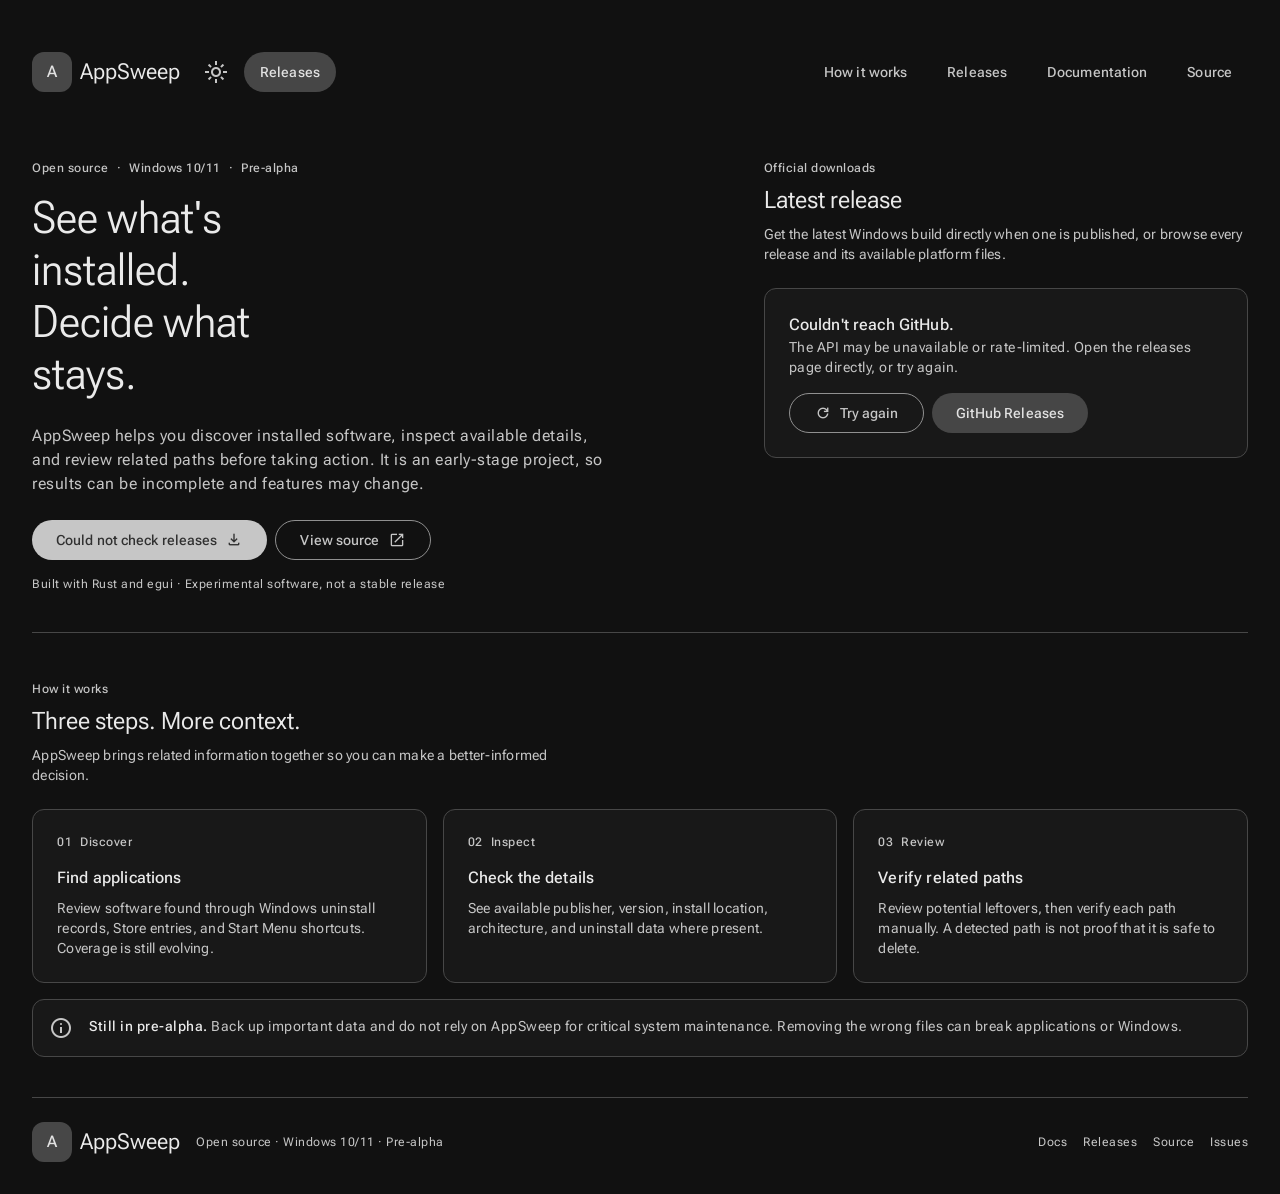
<file: index.html>
<!doctype html>
<html lang="en"><head>
  <meta charset="utf-8"><meta name="viewport" content="width=device-width, initial-scale=1">
  <meta name="color-scheme" content="light dark"><meta name="theme-color" content="#111111">
  <meta name="description" content="AppSweep is a pre-alpha open-source Windows app manager. Discover installed software, inspect details, and review related paths carefully.">
  <title>AppSweep — See what's installed</title>
  <script>let theme;try{theme=localStorage.getItem('theme')}catch{}document.documentElement.dataset.theme=theme==='light'||theme==='dark'?theme:'dark';</script>
  <link rel="preconnect" href="https://fonts.googleapis.com">
  <link rel="preconnect" href="https://fonts.gstatic.com" crossorigin>
  <link rel="stylesheet" href="https://fonts.googleapis.com/css2?family=Material+Symbols+Outlined:opsz,wght,FILL,GRAD@20..48,400,0,0&amp;family=Roboto+Flex:wght@400;500;700&amp;display=swap">
  <link rel="stylesheet" href="tokens.css?v=20261030-scroll1"><link rel="stylesheet" href="styles.css?v=20261030-scroll1">
  <script src="app.js?v=20261030-scroll1" defer></script>
</head><body>
  <a class="btn skip-link" href="#main">Skip to content</a>
  <header class="app-bar" id="app-bar"><div class="app-bar__inner">
    <a class="brand" href="index.html" aria-label="AppSweep home"><span class="brand__mark" aria-hidden="true"></span><span>AppSweep</span></a>
    <div class="app-bar__actions"><button class="btn btn--icon btn--quiet" id="theme-toggle" type="button" aria-label="Switch to light theme" hidden><span class="icon" id="theme-icon" aria-hidden="true">light_mode</span></button><button class="btn btn--icon btn--quiet app-bar__menu-toggle" id="menu-toggle" type="button" aria-controls="app-navigation" aria-expanded="false" aria-label="Open navigation"><span class="icon" id="menu-icon" aria-hidden="true">menu</span></button><a class="btn btn--tonal btn--small" href="releases.html">Releases</a></div><nav id="app-navigation" class="app-bar__nav" aria-label="Main navigation"><a href="#workflow">How it works</a><a href="releases.html">Releases</a><a href="docs.html">Documentation</a><a href="https://github.com/PanDuroDev/appsweep" target="_blank" rel="noreferrer">Source</a></nav>
  </div></header>
  <main class="page home-page" id="main" tabindex="-1">
    <section class="hero" aria-labelledby="hero-title">
      <p class="eyebrow">Open source <span aria-hidden="true">·</span> Windows 10/11 <span aria-hidden="true">·</span> Pre-alpha</p>
      <h1 id="hero-title">See what's installed.<br><span>Decide what stays.</span></h1>
      <p class="hero__lead">AppSweep helps you discover installed software, inspect available details, and review related paths before taking action. It is an early-stage project, so results can be incomplete and features may change.</p>
      <div class="actions"><a class="btn" id="download-latest" href="releases.html"><span id="download-latest-label">Checking latest release…</span> <span class="icon" aria-hidden="true">download</span></a><a class="btn btn--outlined" href="https://github.com/PanDuroDev/appsweep" target="_blank" rel="noreferrer">View source <span class="icon" aria-hidden="true">open_in_new</span></a></div>
      <p class="hero__meta">Built with Rust and egui <span aria-hidden="true">·</span> Experimental software, not a stable release</p>
    </section>
    <section class="section" id="workflow" aria-labelledby="workflow-title">
      <div class="section-heading"><p class="eyebrow">How it works</p><h2 id="workflow-title">Three steps. More context.</h2><p class="section-copy">AppSweep brings related information together so you can make a better-informed decision.</p></div>
      <div class="feature-grid">
        <article class="project-card"><p class="project-card__number">01 <span>Discover</span></p><h3>Find applications</h3><p>Review software found through Windows uninstall records, Store entries, and Start Menu shortcuts. Coverage is still evolving.</p></article>
        <article class="project-card"><p class="project-card__number">02 <span>Inspect</span></p><h3>Check the details</h3><p>See available publisher, version, install location, architecture, and uninstall data where present.</p></article>
        <article class="project-card"><p class="project-card__number">03 <span>Review</span></p><h3>Verify related paths</h3><p>Review potential leftovers, then verify each path manually. A detected path is not proof that it is safe to delete.</p></article>
      </div>
      <aside class="notice" aria-label="Safety warning"><span class="icon" aria-hidden="true">info</span><p><strong>Still in pre-alpha.</strong> Back up important data and do not rely on AppSweep for critical system maintenance. Removing the wrong files can break applications or Windows.</p></aside>
    </section>
    <section class="section release-section" id="download" aria-labelledby="build-title">
      <div class="section-heading"><p class="eyebrow">Official downloads</p><h2 id="build-title">Latest release</h2><p class="section-copy">Get the latest Windows build directly when one is published, or browse every release and its available platform files.</p></div>
      <div class="release" id="release-panel" data-state="idle" aria-busy="false">
        <div class="release__loading" hidden><div class="loading-indicator" id="loading-indicator" role="progressbar" aria-label="Checking GitHub for a published build"></div><div><p>Checking GitHub Releases…</p><small>This usually takes a moment.</small></div></div>
        <div class="release__ready" role="status" aria-live="polite"><h3 class="release__title" id="release-title">Check GitHub Releases</h3><p class="release__meta" id="release-meta">AppSweep is pre-alpha. Check the official releases page for a ready-to-run build.</p><div class="actions"><a class="btn btn--tonal" id="release-assets" href="releases.html" hidden>Available files</a><a class="btn btn--outlined" id="release-github" href="https://github.com/PanDuroDev/appsweep/releases" target="_blank" rel="noreferrer" hidden>GitHub release <span class="icon" aria-hidden="true">open_in_new</span></a><a class="btn btn--outlined" href="releases.html">All versions <span class="icon" aria-hidden="true">arrow_forward</span></a></div></div>
        <div class="release__error" role="status" aria-live="polite" hidden><h3 class="release__title">Couldn't reach GitHub.</h3><p class="release__meta">The API may be unavailable or rate-limited. Open the releases page directly, or try again.</p><div class="actions"><button class="btn btn--outlined" id="release-retry" type="button"><span class="icon" aria-hidden="true">refresh</span>Try again</button><a class="btn btn--tonal" href="https://github.com/PanDuroDev/appsweep/releases" target="_blank" rel="noreferrer">GitHub Releases</a></div></div>
      </div>
    </section>
    <footer class="footer"><a class="brand footer__brand" href="index.html"><span class="brand__mark" aria-hidden="true"></span><span>AppSweep</span></a><span class="footer__note">Open source · Windows 10/11 · Pre-alpha</span><nav aria-label="Footer links"><a href="docs.html">Docs</a><a href="releases.html">Releases</a><a href="https://github.com/PanDuroDev/appsweep" target="_blank" rel="noreferrer">Source</a><a href="https://github.com/PanDuroDev/appsweep/issues" target="_blank" rel="noreferrer">Issues</a></nav></footer>
  </main>
</body></html>
</file>
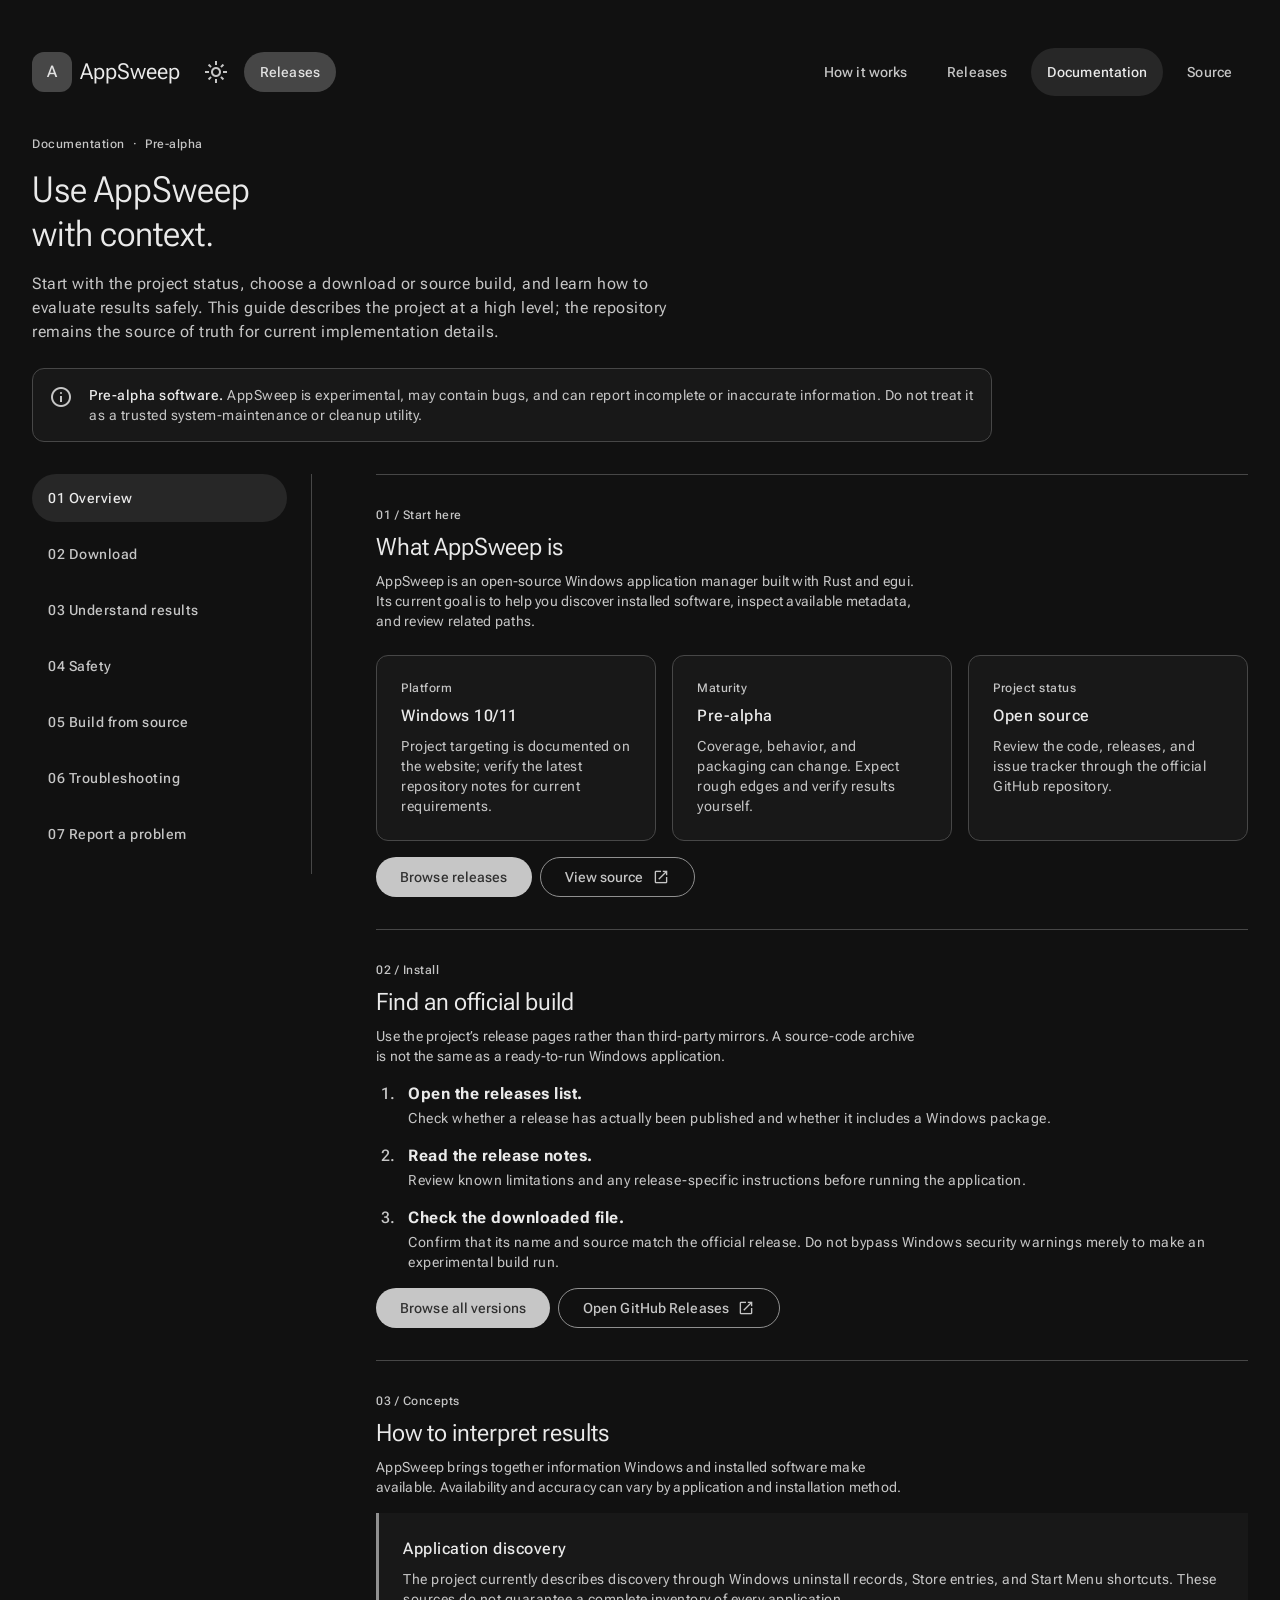
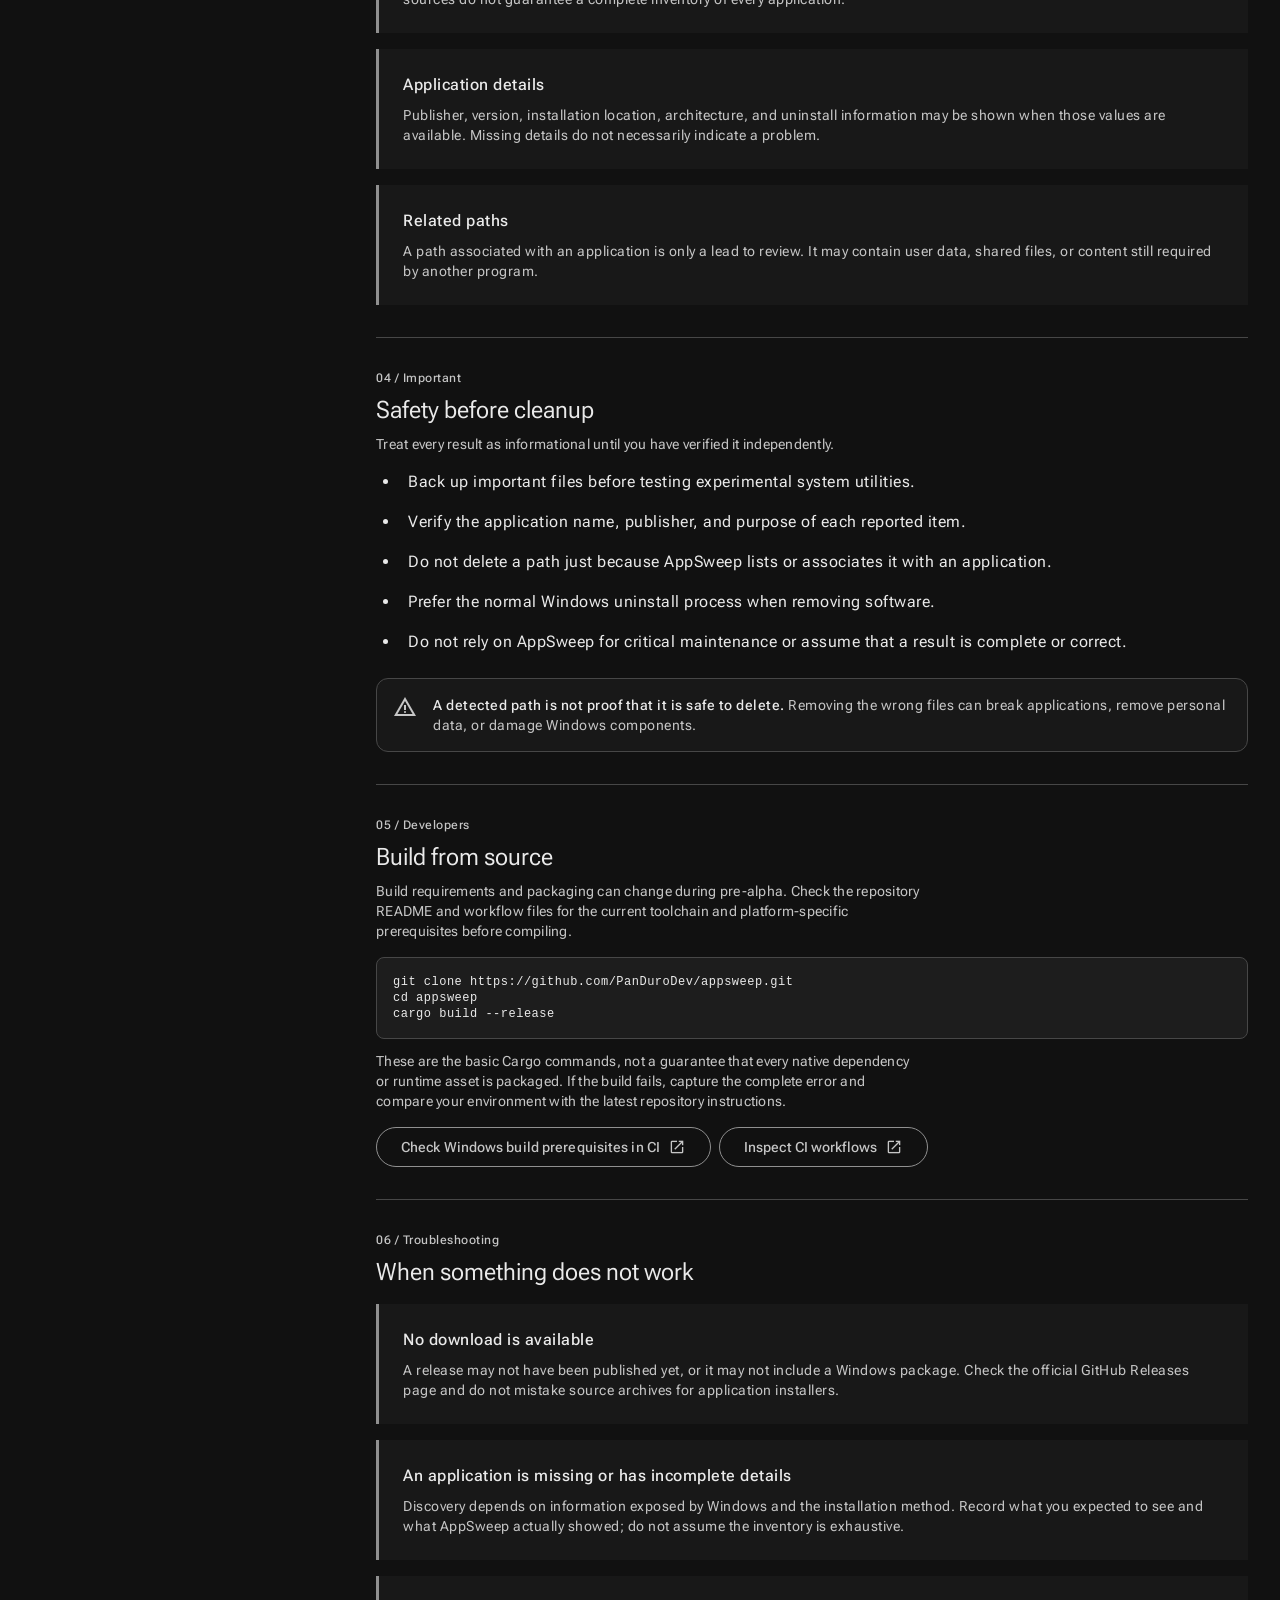
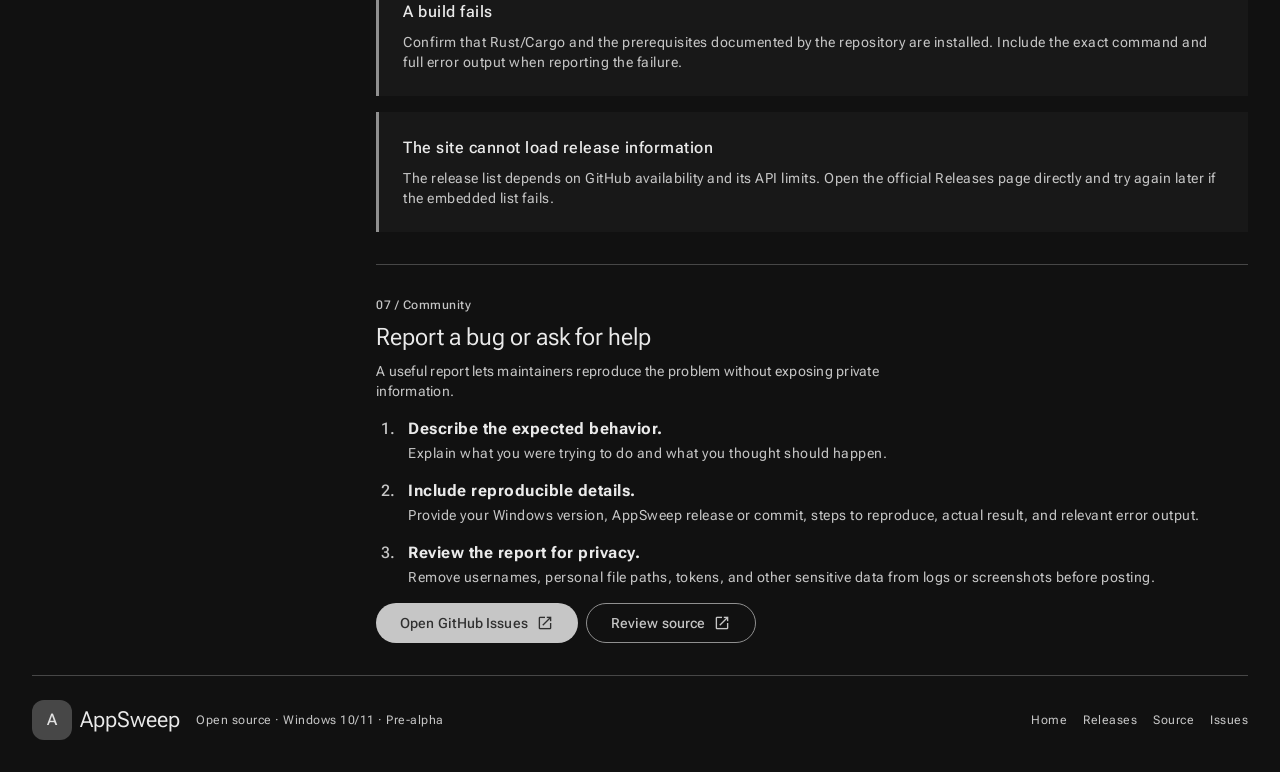
<file: docs.html>
<!doctype html>
<html lang="en">
<head>
  <meta charset="utf-8">
  <meta name="viewport" content="width=device-width, initial-scale=1">
  <meta name="color-scheme" content="light dark">
  <meta name="theme-color" content="#111111">
  <meta name="description" content="AppSweep documentation: understand the pre-alpha project, find official downloads, build from source, use it carefully, and report problems.">
  <title>AppSweep — Documentation</title>
  <script>let theme;try{theme=localStorage.getItem('theme')}catch{}document.documentElement.dataset.theme=theme==='light'||theme==='dark'?theme:'dark';</script>
  <link rel="preconnect" href="https://fonts.googleapis.com">
  <link rel="preconnect" href="https://fonts.gstatic.com" crossorigin>
  <link rel="stylesheet" href="https://fonts.googleapis.com/css2?family=Material+Symbols+Outlined:opsz,wght,FILL,GRAD@20..48,400,0,0&amp;family=Roboto+Flex:wght@400;500;700&amp;display=swap">
  <link rel="stylesheet" href="tokens.css?v=20261030-scroll1">
  <link rel="stylesheet" href="styles.css?v=20261030-scroll1">
  <script src="app.js?v=20261030-scroll1" defer></script>
</head>
<body>
  <a class="btn skip-link" href="#main">Skip to content</a>
  <header class="app-bar" id="app-bar">
    <div class="app-bar__inner">
      <a class="brand" href="index.html" aria-label="AppSweep home"><span class="brand__mark" aria-hidden="true"></span><span>AppSweep</span></a>
      <div class="app-bar__actions">
        <button class="btn btn--icon btn--quiet" id="theme-toggle" type="button" aria-label="Switch to light theme" hidden><span class="icon" id="theme-icon" aria-hidden="true">light_mode</span></button><button class="btn btn--icon btn--quiet app-bar__menu-toggle" id="menu-toggle" type="button" aria-controls="app-navigation" aria-expanded="false" aria-label="Open navigation"><span class="icon" id="menu-icon" aria-hidden="true">menu</span></button>
        <a class="btn btn--tonal btn--small" href="releases.html">Releases</a>
      </div><nav id="app-navigation" class="app-bar__nav" aria-label="Main navigation">
        <a href="index.html#workflow">How it works</a><a href="releases.html">Releases</a>
        <a href="docs.html" aria-current="page">Documentation</a>
        <a href="https://github.com/PanDuroDev/appsweep" target="_blank" rel="noreferrer">Source</a>
      </nav>
    </div>
  </header>

  <main class="page docs-page docs-page--with-nav" id="main" tabindex="-1">
    <section class="docs-hero" aria-labelledby="docs-title">
      <p class="eyebrow">Documentation <span aria-hidden="true">·</span> Pre-alpha</p>
      <h1 id="docs-title">Use AppSweep with context.</h1>
      <p class="hero__lead">Start with the project status, choose a download or source build, and learn how to evaluate results safely. This guide describes the project at a high level; the repository remains the source of truth for current implementation details.</p>
      <aside class="notice" aria-label="Pre-alpha status">
        <span class="icon" aria-hidden="true">info</span>
        <p><strong>Pre-alpha software.</strong> AppSweep is experimental, may contain bugs, and can report incomplete or inaccurate information. Do not treat it as a trusted system-maintenance or cleanup utility.</p>
      </aside>
    </section>

    <nav class="docs-nav" aria-label="Documentation sections">
      <a href="#overview">01 Overview</a>
      <a href="#download">02 Download</a>
      <a href="#workflow">03 Understand results</a>
      <a href="#safety">04 Safety</a>
      <a href="#build">05 Build from source</a>
      <a href="#troubleshooting">06 Troubleshooting</a>
      <a href="#support">07 Report a problem</a>
    </nav>

    <section class="section docs-block" id="overview" aria-labelledby="overview-title">
      <div class="section-heading">
        <p class="eyebrow">01 / Start here</p>
        <h2 id="overview-title">What AppSweep is</h2>
        <p class="section-copy">AppSweep is an open-source Windows application manager built with Rust and egui. Its current goal is to help you discover installed software, inspect available metadata, and review related paths.</p>
      </div>
      <div class="docs-facts">
        <article class="docs-fact"><p class="eyebrow">Platform</p><h3>Windows 10/11</h3><p>Project targeting is documented on the website; verify the latest repository notes for current requirements.</p></article>
        <article class="docs-fact"><p class="eyebrow">Maturity</p><h3>Pre-alpha</h3><p>Coverage, behavior, and packaging can change. Expect rough edges and verify results yourself.</p></article>
        <article class="docs-fact"><p class="eyebrow">Project status</p><h3>Open source</h3><p>Review the code, releases, and issue tracker through the official GitHub repository.</p></article>
      </div>
      <div class="actions">
        <a class="btn" href="releases.html">Browse releases</a>
        <a class="btn btn--outlined" href="https://github.com/PanDuroDev/appsweep" target="_blank" rel="noreferrer">View source <span class="icon" aria-hidden="true">open_in_new</span></a>
      </div>
    </section>

    <section class="section docs-block" id="download" aria-labelledby="download-title">
      <div class="section-heading">
        <p class="eyebrow">02 / Install</p>
        <h2 id="download-title">Find an official build</h2>
        <p class="section-copy">Use the project’s release pages rather than third-party mirrors. A source-code archive is not the same as a ready-to-run Windows application.</p>
      </div>
      <ol class="docs-steps">
        <li><strong>Open the releases list.</strong><span>Check whether a release has actually been published and whether it includes a Windows package.</span></li>
        <li><strong>Read the release notes.</strong><span>Review known limitations and any release-specific instructions before running the application.</span></li>
        <li><strong>Check the downloaded file.</strong><span>Confirm that its name and source match the official release. Do not bypass Windows security warnings merely to make an experimental build run.</span></li>
      </ol>
      <div class="actions">
        <a class="btn" href="releases.html">Browse all versions</a>
        <a class="btn btn--outlined" href="https://github.com/PanDuroDev/appsweep/releases" target="_blank" rel="noreferrer">Open GitHub Releases <span class="icon" aria-hidden="true">open_in_new</span></a>
      </div>
    </section>

    <section class="section docs-block" id="workflow" aria-labelledby="workflow-title">
      <div class="section-heading">
        <p class="eyebrow">03 / Concepts</p>
        <h2 id="workflow-title">How to interpret results</h2>
        <p class="section-copy">AppSweep brings together information Windows and installed software make available. Availability and accuracy can vary by application and installation method.</p>
      </div>
      <div class="docs-detail-list">
        <article><h3>Application discovery</h3><p>The project currently describes discovery through Windows uninstall records, Store entries, and Start Menu shortcuts. These sources do not guarantee a complete inventory of every application.</p></article>
        <article><h3>Application details</h3><p>Publisher, version, installation location, architecture, and uninstall information may be shown when those values are available. Missing details do not necessarily indicate a problem.</p></article>
        <article><h3>Related paths</h3><p>A path associated with an application is only a lead to review. It may contain user data, shared files, or content still required by another program.</p></article>
      </div>
    </section>

    <section class="section docs-block" id="safety" aria-labelledby="safety-title">
      <div class="section-heading">
        <p class="eyebrow">04 / Important</p>
        <h2 id="safety-title">Safety before cleanup</h2>
        <p class="section-copy">Treat every result as informational until you have verified it independently.</p>
      </div>
      <ul class="docs-checklist">
        <li>Back up important files before testing experimental system utilities.</li>
        <li>Verify the application name, publisher, and purpose of each reported item.</li>
        <li>Do not delete a path just because AppSweep lists or associates it with an application.</li>
        <li>Prefer the normal Windows uninstall process when removing software.</li>
        <li>Do not rely on AppSweep for critical maintenance or assume that a result is complete or correct.</li>
      </ul>
      <aside class="notice" aria-label="Deletion warning"><span class="icon" aria-hidden="true">warning</span><p><strong>A detected path is not proof that it is safe to delete.</strong> Removing the wrong files can break applications, remove personal data, or damage Windows components.</p></aside>
    </section>

    <section class="section docs-block" id="build" aria-labelledby="build-title">
      <div class="section-heading">
        <p class="eyebrow">05 / Developers</p>
        <h2 id="build-title">Build from source</h2>
        <p class="section-copy">Build requirements and packaging can change during pre-alpha. Check the repository README and workflow files for the current toolchain and platform-specific prerequisites before compiling.</p>
      </div>
      <pre tabindex="0" aria-label="Basic source build commands"><code>git clone https://github.com/PanDuroDev/appsweep.git
cd appsweep
cargo build --release</code></pre>
      <p class="section-copy">These are the basic Cargo commands, not a guarantee that every native dependency or runtime asset is packaged. If the build fails, capture the complete error and compare your environment with the latest repository instructions.</p>
      <div class="actions">
        <a class="btn btn--outlined" href="https://github.com/PanDuroDev/appsweep/blob/main/.github/workflows/ci.yml" target="_blank" rel="noreferrer">Check Windows build prerequisites in CI <span class="icon" aria-hidden="true">open_in_new</span></a>
        <a class="btn btn--outlined" href="https://github.com/PanDuroDev/appsweep/actions" target="_blank" rel="noreferrer">Inspect CI workflows <span class="icon" aria-hidden="true">open_in_new</span></a>
      </div>
    </section>

    <section class="section docs-block" id="troubleshooting" aria-labelledby="troubleshooting-title">
      <div class="section-heading">
        <p class="eyebrow">06 / Troubleshooting</p>
        <h2 id="troubleshooting-title">When something does not work</h2>
      </div>
      <div class="docs-detail-list">
        <article><h3>No download is available</h3><p>A release may not have been published yet, or it may not include a Windows package. Check the official GitHub Releases page and do not mistake source archives for application installers.</p></article>
        <article><h3>An application is missing or has incomplete details</h3><p>Discovery depends on information exposed by Windows and the installation method. Record what you expected to see and what AppSweep actually showed; do not assume the inventory is exhaustive.</p></article>
        <article><h3>A build fails</h3><p>Confirm that Rust/Cargo and the prerequisites documented by the repository are installed. Include the exact command and full error output when reporting the failure.</p></article>
        <article><h3>The site cannot load release information</h3><p>The release list depends on GitHub availability and its API limits. Open the official Releases page directly and try again later if the embedded list fails.</p></article>
      </div>
    </section>

    <section class="section docs-block" id="support" aria-labelledby="support-title">
      <div class="section-heading">
        <p class="eyebrow">07 / Community</p>
        <h2 id="support-title">Report a bug or ask for help</h2>
        <p class="section-copy">A useful report lets maintainers reproduce the problem without exposing private information.</p>
      </div>
      <ol class="docs-steps">
        <li><strong>Describe the expected behavior.</strong><span>Explain what you were trying to do and what you thought should happen.</span></li>
        <li><strong>Include reproducible details.</strong><span>Provide your Windows version, AppSweep release or commit, steps to reproduce, actual result, and relevant error output.</span></li>
        <li><strong>Review the report for privacy.</strong><span>Remove usernames, personal file paths, tokens, and other sensitive data from logs or screenshots before posting.</span></li>
      </ol>
      <div class="actions">
        <a class="btn" href="https://github.com/PanDuroDev/appsweep/issues" target="_blank" rel="noreferrer">Open GitHub Issues <span class="icon" aria-hidden="true">open_in_new</span></a>
        <a class="btn btn--outlined" href="https://github.com/PanDuroDev/appsweep" target="_blank" rel="noreferrer">Review source <span class="icon" aria-hidden="true">open_in_new</span></a>
      </div>
    </section>

    <footer class="footer">
      <a class="brand footer__brand" href="index.html"><span class="brand__mark" aria-hidden="true"></span><span>AppSweep</span></a>
      <span class="footer__note">Open source · Windows 10/11 · Pre-alpha</span>
      <nav aria-label="Footer links"><a href="index.html">Home</a><a href="releases.html">Releases</a><a href="https://github.com/PanDuroDev/appsweep" target="_blank" rel="noreferrer">Source</a><a href="https://github.com/PanDuroDev/appsweep/issues" target="_blank" rel="noreferrer">Issues</a></nav>
    </footer>
  </main>
</body>
</html>
</file>
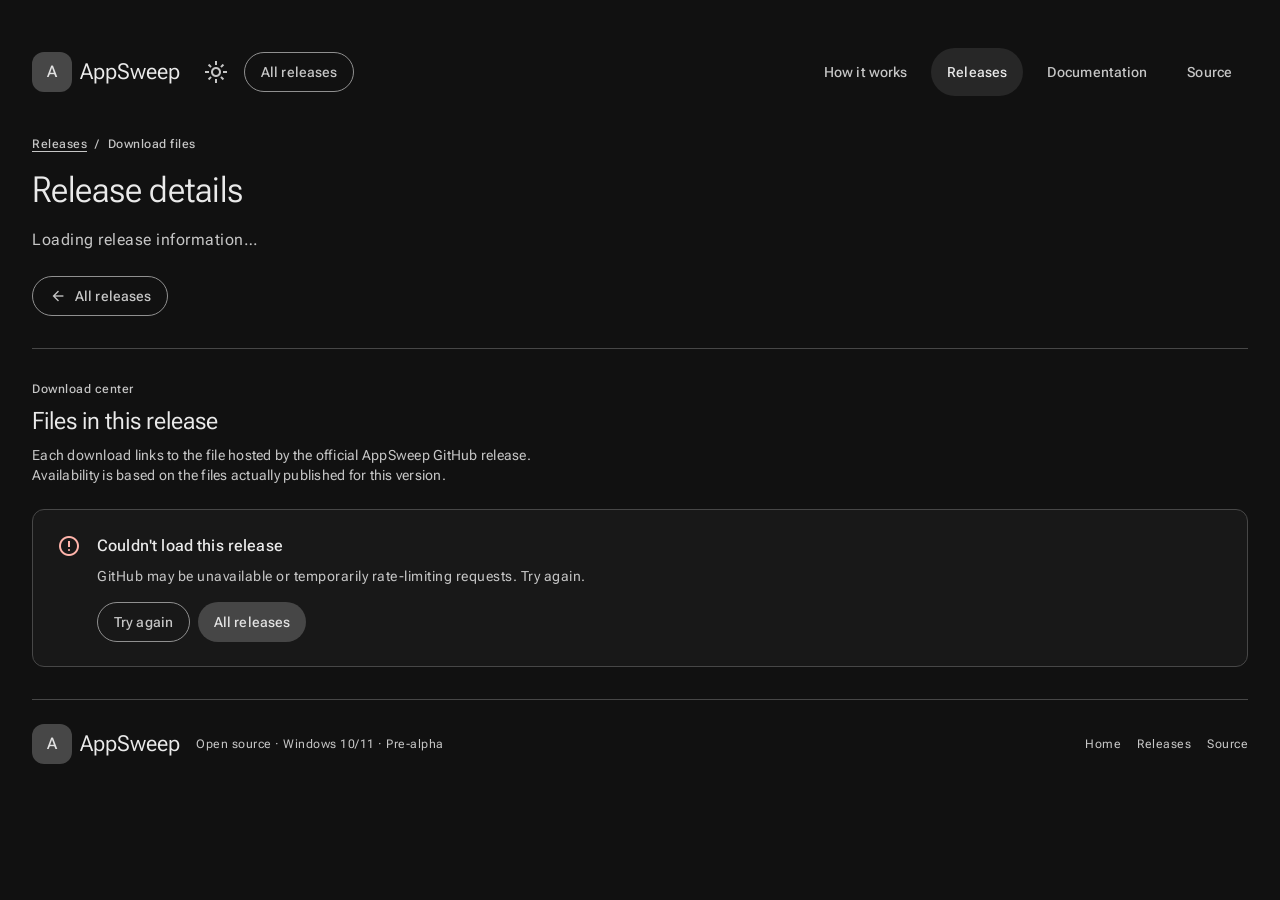
<file: release.html>
<!doctype html>
<html lang="en"><head>
<meta charset="utf-8"><meta name="viewport" content="width=device-width, initial-scale=1"><meta name="color-scheme" content="light dark"><meta name="theme-color" content="#111111">
<meta name="description" content="AppSweep release downloads for Windows, Linux, macOS, and source code."><title>AppSweep — Release files</title>
<script>let theme;try{theme=localStorage.getItem('theme')}catch{}document.documentElement.dataset.theme=theme==='light'||theme==='dark'?theme:'dark';</script>
<link rel="preconnect" href="https://fonts.googleapis.com">
  <link rel="preconnect" href="https://fonts.gstatic.com" crossorigin>
  <link rel="stylesheet" href="https://fonts.googleapis.com/css2?family=Material+Symbols+Outlined:opsz,wght,FILL,GRAD@20..48,400,0,0&amp;family=Roboto+Flex:wght@400;500;700&amp;display=swap">
<link rel="stylesheet" href="tokens.css?v=20261030-scroll1"><link rel="stylesheet" href="styles.css?v=20261030-scroll1"><script src="app.js?v=20261030-scroll1" defer></script><script src="releases.js?v=20261030-scroll1" defer></script>
</head><body><a class="btn skip-link" href="#main">Skip to content</a>
<header class="app-bar" id="app-bar"><div class="app-bar__inner"><a class="brand" href="index.html" aria-label="AppSweep home"><span class="brand__mark" aria-hidden="true"></span><span>AppSweep</span></a>
<div class="app-bar__actions"><button class="btn btn--icon btn--quiet" id="theme-toggle" type="button" aria-label="Switch theme" hidden><span class="icon" id="theme-icon" aria-hidden="true">light_mode</span></button><button class="btn btn--icon btn--quiet app-bar__menu-toggle" id="menu-toggle" type="button" aria-controls="app-navigation" aria-expanded="false" aria-label="Open navigation"><span class="icon" id="menu-icon" aria-hidden="true">menu</span></button><a class="btn btn--outlined btn--small" href="releases.html">All releases</a></div><nav id="app-navigation" class="app-bar__nav" aria-label="Main navigation"><a href="index.html#workflow">How it works</a><a href="releases.html" aria-current="page">Releases</a><a href="docs.html">Documentation</a><a href="https://github.com/PanDuroDev/appsweep" target="_blank" rel="noreferrer">Source</a></nav></div></header>
<main class="page docs-page" id="main" tabindex="-1"><p class="eyebrow"><a href="releases.html">Releases</a> <span aria-hidden="true">/</span> Download files</p>
<section class="docs-hero" aria-labelledby="release-detail-title"><h1 id="release-detail-title">Release details</h1><p class="hero__lead" id="release-detail-meta">Loading release information…</p><p class="release-card__tag" id="release-detail-tag"></p><div class="actions"><a class="btn btn--outlined btn--small" href="releases.html"><span class="icon" aria-hidden="true">arrow_back</span>All releases</a><a class="btn btn--tonal btn--small" id="release-detail-github" href="https://github.com/PanDuroDev/appsweep/releases" target="_blank" rel="noreferrer" hidden>Visit GitHub release <span class="icon" aria-hidden="true">open_in_new</span></a></div></section>
<section class="section" aria-labelledby="files-heading"><div class="section-heading"><p class="eyebrow">Download center</p><h2 id="files-heading">Files in this release</h2><p class="section-copy">Each download links to the file hosted by the official AppSweep GitHub release. Availability is based on the files actually published for this version.</p></div>
<div id="release-detail" data-state="loading" aria-busy="true"><p class="visually-hidden" id="release-detail-status" role="status" aria-live="polite" aria-atomic="true">Loading release files.</p><div class="release-state" id="release-detail-loading"><div class="loading-indicator" aria-hidden="true"></div><div><h3>Loading release files…</h3><p>Checking published assets.</p></div></div>
<div class="release-state release-state--message" id="release-detail-empty" hidden><span class="icon" aria-hidden="true">inventory_2</span><div><h3>Release not available</h3><p id="release-detail-empty-copy">No files are available.</p><a class="btn btn--outlined btn--small" href="releases.html">Browse releases</a></div></div>
<div class="release-state release-state--message" id="release-detail-error" hidden><span class="icon" aria-hidden="true">error</span><div><h3>Couldn't load this release</h3><p>GitHub may be unavailable or temporarily rate-limiting requests. Try again.</p><div class="actions"><button class="btn btn--outlined btn--small" id="release-detail-retry" type="button">Try again</button><a class="btn btn--tonal btn--small" href="releases.html">All releases</a></div></div></div>
<div id="release-detail-content" hidden><div class="asset-groups">
<section class="asset-group" aria-labelledby="windows-heading"><div class="asset-group__head"><h3 id="windows-heading">Windows</h3><p class="asset-status" id="availability-windows">Checking…</p></div><div id="assets-windows" class="asset-list"></div></section>
<section class="asset-group" aria-labelledby="linux-heading"><div class="asset-group__head"><h3 id="linux-heading">Linux</h3><p class="asset-status" id="availability-linux">Checking…</p></div><div id="assets-linux" class="asset-list"></div></section>
<section class="asset-group" aria-labelledby="macos-heading"><div class="asset-group__head"><h3 id="macos-heading">macOS</h3><p class="asset-status" id="availability-macos">Checking…</p></div><div id="assets-macos" class="asset-list"></div></section>
<section class="asset-group" aria-labelledby="source-heading"><div class="asset-group__head"><h3 id="source-heading">Source code</h3><p class="asset-status" id="availability-source">Checking…</p></div><div id="assets-source" class="asset-list"></div></section>
<section class="asset-group asset-group--wide" aria-labelledby="other-heading"><div class="asset-group__head"><h3 id="other-heading">Other files</h3><p class="asset-status" id="availability-other">Checking…</p></div><div id="assets-other" class="asset-list"></div></section>
</div><section class="release-notes" aria-labelledby="release-notes-heading"><h3 id="release-notes-heading">Release notes</h3><p id="release-detail-notes"></p></section></div></div></section>
<footer class="footer"><a class="brand footer__brand" href="index.html"><span class="brand__mark" aria-hidden="true"></span><span>AppSweep</span></a><span class="footer__note">Open source · Windows 10/11 · Pre-alpha</span><nav aria-label="Footer links"><a href="index.html">Home</a><a href="releases.html">Releases</a><a href="https://github.com/PanDuroDev/appsweep" target="_blank" rel="noreferrer">Source</a></nav></footer>
</main></body></html>
</file>
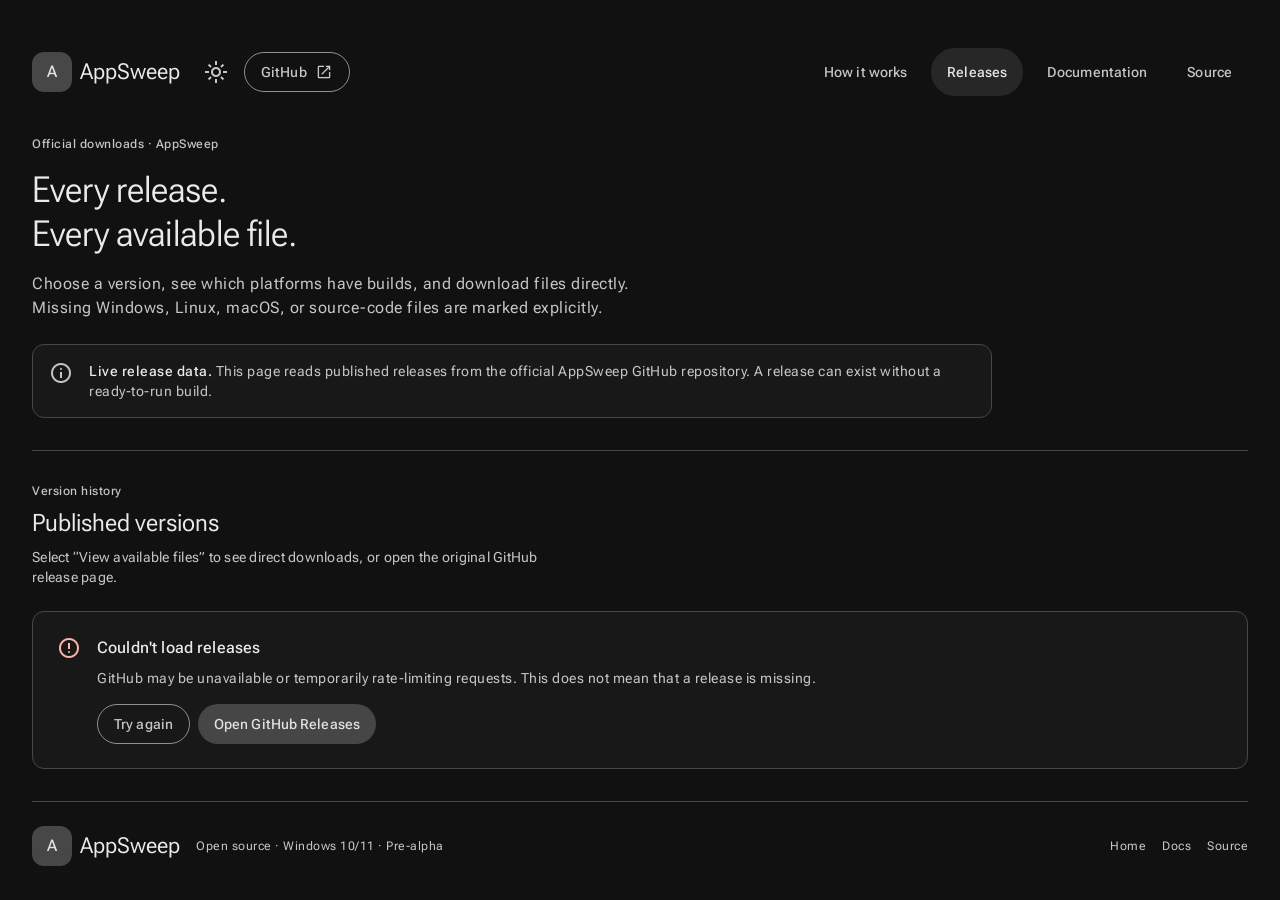
<file: releases.html>
<!doctype html>
<html lang="en"><head>
<meta charset="utf-8"><meta name="viewport" content="width=device-width, initial-scale=1"><meta name="color-scheme" content="light dark"><meta name="theme-color" content="#111111">
<meta name="description" content="All AppSweep releases with direct downloads for available platforms and source code."><title>AppSweep — Releases</title>
<script>let theme;try{theme=localStorage.getItem('theme')}catch{}document.documentElement.dataset.theme=theme==='light'||theme==='dark'?theme:'dark';</script>
<link rel="preconnect" href="https://fonts.googleapis.com">
  <link rel="preconnect" href="https://fonts.gstatic.com" crossorigin>
  <link rel="stylesheet" href="https://fonts.googleapis.com/css2?family=Material+Symbols+Outlined:opsz,wght,FILL,GRAD@20..48,400,0,0&amp;family=Roboto+Flex:wght@400;500;700&amp;display=swap">
<link rel="stylesheet" href="tokens.css?v=20261030-scroll1"><link rel="stylesheet" href="styles.css?v=20261030-scroll1"><script src="app.js?v=20261030-scroll1" defer></script><script src="releases.js?v=20261030-scroll1" defer></script>
</head><body><a class="btn skip-link" href="#main">Skip to content</a>
<header class="app-bar" id="app-bar"><div class="app-bar__inner"><a class="brand" href="index.html" aria-label="AppSweep home"><span class="brand__mark" aria-hidden="true"></span><span>AppSweep</span></a>
<div class="app-bar__actions"><button class="btn btn--icon btn--quiet" id="theme-toggle" type="button" aria-label="Switch theme" hidden><span class="icon" id="theme-icon" aria-hidden="true">light_mode</span></button><button class="btn btn--icon btn--quiet app-bar__menu-toggle" id="menu-toggle" type="button" aria-controls="app-navigation" aria-expanded="false" aria-label="Open navigation"><span class="icon" id="menu-icon" aria-hidden="true">menu</span></button><a class="btn btn--outlined btn--small" href="https://github.com/PanDuroDev/appsweep/releases" target="_blank" rel="noreferrer">GitHub <span class="icon" aria-hidden="true">open_in_new</span></a></div><nav id="app-navigation" class="app-bar__nav" aria-label="Main navigation"><a href="index.html#workflow">How it works</a><a href="releases.html" aria-current="page">Releases</a><a href="docs.html">Documentation</a><a href="https://github.com/PanDuroDev/appsweep" target="_blank" rel="noreferrer">Source</a></nav></div></header>
<main class="page docs-page" id="main" tabindex="-1">
<section class="docs-hero" aria-labelledby="releases-title"><p class="eyebrow">Official downloads · AppSweep</p><h1 id="releases-title">Every release. Every available file.</h1><p class="hero__lead">Choose a version, see which platforms have builds, and download files directly. Missing Windows, Linux, macOS, or source-code files are marked explicitly.</p><aside class="notice" aria-label="Release information"><span class="icon" aria-hidden="true">info</span><p><strong>Live release data.</strong> This page reads published releases from the official AppSweep GitHub repository. A release can exist without a ready-to-run build.</p></aside></section>
<section class="section" aria-labelledby="versions-heading"><div class="section-heading"><p class="eyebrow">Version history</p><h2 id="versions-heading">Published versions</h2><p class="section-copy">Select “View available files” to see direct downloads, or open the original GitHub release page.</p></div>
<div id="releases-view" data-state="loading" aria-busy="true"><p class="visually-hidden" id="releases-status" role="status" aria-live="polite" aria-atomic="true">Loading releases.</p><div class="release-state" id="releases-loading"><div class="loading-indicator" aria-hidden="true"></div><div><h3>Loading releases…</h3><p>Checking the official GitHub API.</p></div></div>
<div class="release-state release-state--message" id="releases-empty" hidden><span class="icon" aria-hidden="true">inventory_2</span><div><h3>No releases published yet</h3><p>There are no published AppSweep versions to download. When a release is created, it will appear here with each available platform file.</p><a class="btn btn--outlined btn--small" href="https://github.com/PanDuroDev/appsweep/releases" target="_blank" rel="noreferrer">Check GitHub Releases <span class="icon" aria-hidden="true">open_in_new</span></a></div></div>
<div class="release-state release-state--message" id="releases-error" hidden><span class="icon" aria-hidden="true">error</span><div><h3>Couldn't load releases</h3><p>GitHub may be unavailable or temporarily rate-limiting requests. This does not mean that a release is missing.</p><div class="actions"><button class="btn btn--outlined btn--small" id="releases-retry" type="button">Try again</button><a class="btn btn--tonal btn--small" href="https://github.com/PanDuroDev/appsweep/releases" target="_blank" rel="noreferrer">Open GitHub Releases</a></div></div></div>
<div class="release-list" id="releases-list-items" hidden></div></div></section>
<footer class="footer"><a class="brand footer__brand" href="index.html"><span class="brand__mark" aria-hidden="true"></span><span>AppSweep</span></a><span class="footer__note">Open source · Windows 10/11 · Pre-alpha</span><nav aria-label="Footer links"><a href="index.html">Home</a><a href="docs.html">Docs</a><a href="https://github.com/PanDuroDev/appsweep" target="_blank" rel="noreferrer">Source</a></nav></footer>
</main></body></html>
</file>
<file: tokens.css>
:root {
  color-scheme: dark;

  --md-ref-typeface-brand: "Roboto Flex", Roboto, sans-serif;
  --md-ref-typeface-plain: "Roboto Flex", Roboto, sans-serif;

  --md-sys-color-primary: #c6c6c6;
  --md-sys-color-on-primary: #303030;
  --md-sys-color-primary-container: #474747;
  --md-sys-color-on-primary-container: #e2e2e2;
  --md-sys-color-secondary: #c6c6c6;
  --md-sys-color-on-secondary: #303030;
  --md-sys-color-secondary-container: #464646;
  --md-sys-color-on-secondary-container: #e2e2e2;
  --md-sys-color-tertiary: #c6c6c6;
  --md-sys-color-on-tertiary: #303030;
  --md-sys-color-tertiary-container: #474747;
  --md-sys-color-on-tertiary-container: #e2e2e2;
  --md-sys-color-error: #ffb4ab;
  --md-sys-color-on-error: #690005;
  --md-sys-color-error-container: #93000a;
  --md-sys-color-on-error-container: #ffdad6;
  --md-sys-color-surface: #111111;
  --md-sys-color-on-surface: #eaeaea;
  --md-sys-color-on-surface-variant: #c6c6c6;
  --md-sys-color-surface-dim: #111111;
  --md-sys-color-surface-bright: #393939;
  --md-sys-color-surface-container-lowest: #0d0d0d;
  --md-sys-color-surface-container-low: #181818;
  --md-sys-color-surface-container: #1d1d1d;
  --md-sys-color-surface-container-high: #272727;
  --md-sys-color-surface-container-highest: #303030;
  --md-sys-color-outline: #909090;
  --md-sys-color-outline-variant: #474747;
  --md-sys-color-inverse-surface: #e2e2e2;
  --md-sys-color-inverse-on-surface: #303030;
  --md-sys-color-inverse-primary: #5e5e5e;
  --md-sys-color-shadow: #000000;
  --md-sys-color-scrim: #000000;
  --md-sys-color-surface-tint: #c6c6c6;

  --md-sys-shape-corner-none: 0;
  --md-sys-shape-corner-extra-small: 4px;
  --md-sys-shape-corner-small: 8px;
  --md-sys-shape-corner-medium: 12px;
  --md-sys-shape-corner-large: 16px;
  --md-sys-shape-corner-large-increased: 20px;
  --md-sys-shape-corner-extra-large: 28px;
  --md-sys-shape-corner-extra-large-increased: 32px;
  --md-sys-shape-corner-extra-extra-large: 48px;
  --md-sys-shape-corner-full: 9999px;

  --md-sys-typescale-display-large-font: var(--md-ref-typeface-brand);
  --md-sys-typescale-display-large-weight: 400;
  --md-sys-typescale-display-large-size: 3.5625rem;
  --md-sys-typescale-display-large-line-height: 4rem;
  --md-sys-typescale-display-large-tracking: -0.015625rem;
  --md-sys-typescale-display-medium-font: var(--md-ref-typeface-brand);
  --md-sys-typescale-display-medium-weight: 400;
  --md-sys-typescale-display-medium-size: 2.8125rem;
  --md-sys-typescale-display-medium-line-height: 3.25rem;
  --md-sys-typescale-display-medium-tracking: 0;
  --md-sys-typescale-display-small-font: var(--md-ref-typeface-brand);
  --md-sys-typescale-display-small-weight: 400;
  --md-sys-typescale-display-small-size: 2.25rem;
  --md-sys-typescale-display-small-line-height: 2.75rem;
  --md-sys-typescale-display-small-tracking: 0;
  --md-sys-typescale-headline-large-font: var(--md-ref-typeface-brand);
  --md-sys-typescale-headline-large-weight: 400;
  --md-sys-typescale-headline-large-size: 2rem;
  --md-sys-typescale-headline-large-line-height: 2.5rem;
  --md-sys-typescale-headline-large-tracking: 0;
  --md-sys-typescale-headline-medium-font: var(--md-ref-typeface-brand);
  --md-sys-typescale-headline-medium-weight: 400;
  --md-sys-typescale-headline-medium-size: 1.75rem;
  --md-sys-typescale-headline-medium-line-height: 2.25rem;
  --md-sys-typescale-headline-medium-tracking: 0;
  --md-sys-typescale-headline-small-font: var(--md-ref-typeface-brand);
  --md-sys-typescale-headline-small-weight: 400;
  --md-sys-typescale-headline-small-size: 1.5rem;
  --md-sys-typescale-headline-small-line-height: 2rem;
  --md-sys-typescale-headline-small-tracking: 0;
  --md-sys-typescale-title-large-font: var(--md-ref-typeface-plain);
  --md-sys-typescale-title-large-weight: 400;
  --md-sys-typescale-title-large-size: 1.375rem;
  --md-sys-typescale-title-large-line-height: 1.75rem;
  --md-sys-typescale-title-large-tracking: 0;
  --md-sys-typescale-title-medium-font: var(--md-ref-typeface-plain);
  --md-sys-typescale-title-medium-weight: 500;
  --md-sys-typescale-title-medium-size: 1rem;
  --md-sys-typescale-title-medium-line-height: 1.5rem;
  --md-sys-typescale-title-medium-tracking: 0.009375rem;
  --md-sys-typescale-title-small-font: var(--md-ref-typeface-plain);
  --md-sys-typescale-title-small-weight: 500;
  --md-sys-typescale-title-small-size: 0.875rem;
  --md-sys-typescale-title-small-line-height: 1.25rem;
  --md-sys-typescale-title-small-tracking: 0.00625rem;
  --md-sys-typescale-body-large-font: var(--md-ref-typeface-plain);
  --md-sys-typescale-body-large-weight: 400;
  --md-sys-typescale-body-large-size: 1rem;
  --md-sys-typescale-body-large-line-height: 1.5rem;
  --md-sys-typescale-body-large-tracking: 0.03125rem;
  --md-sys-typescale-body-medium-font: var(--md-ref-typeface-plain);
  --md-sys-typescale-body-medium-weight: 400;
  --md-sys-typescale-body-medium-size: 0.875rem;
  --md-sys-typescale-body-medium-line-height: 1.25rem;
  --md-sys-typescale-body-medium-tracking: 0.015625rem;
  --md-sys-typescale-body-small-font: var(--md-ref-typeface-plain);
  --md-sys-typescale-body-small-weight: 400;
  --md-sys-typescale-body-small-size: 0.75rem;
  --md-sys-typescale-body-small-line-height: 1rem;
  --md-sys-typescale-body-small-tracking: 0.025rem;
  --md-sys-typescale-label-large-font: var(--md-ref-typeface-plain);
  --md-sys-typescale-label-large-weight: 500;
  --md-sys-typescale-label-large-size: 0.875rem;
  --md-sys-typescale-label-large-line-height: 1.25rem;
  --md-sys-typescale-label-large-tracking: 0.00625rem;
  --md-sys-typescale-label-medium-font: var(--md-ref-typeface-plain);
  --md-sys-typescale-label-medium-weight: 500;
  --md-sys-typescale-label-medium-size: 0.75rem;
  --md-sys-typescale-label-medium-line-height: 1rem;
  --md-sys-typescale-label-medium-tracking: 0.03125rem;
  --md-sys-typescale-label-small-font: var(--md-ref-typeface-plain);
  --md-sys-typescale-label-small-weight: 500;
  --md-sys-typescale-label-small-size: 0.6875rem;
  --md-sys-typescale-label-small-line-height: 1rem;
  --md-sys-typescale-label-small-tracking: 0.03125rem;

  --app-spacing-1: 8px;
  --app-spacing-2: 16px;
  --app-spacing-3: 24px;
  --app-spacing-4: 32px;
  --app-spacing-5: 48px;
  --app-spacing-6: 64px;
  --app-motion-easing-standard: cubic-bezier(0.2, 0, 0, 1);
  --app-motion-duration-short3: 150ms;
  --app-motion-duration-progress-cycle: 1400ms;
  --app-state-hover-opacity: 8%;
  --app-state-focus-opacity: 12%;
  --app-state-pressed-opacity: 12%;
  --app-layout-content-max: 1920px;
  --app-layout-app-bar-height: 64px;
  --app-layout-header-offset: 80px;
  --app-touch-target: 48px;
}

:root[data-theme="light"] {
  color-scheme: light;
  --md-sys-color-primary: #1b1b1b;
  --md-sys-color-on-primary: #ffffff;
  --md-sys-color-primary-container: #e2e2e2;
  --md-sys-color-on-primary-container: #1b1b1b;
  --md-sys-color-secondary: #5f5f5f;
  --md-sys-color-on-secondary: #ffffff;
  --md-sys-color-secondary-container: #e4e2e1;
  --md-sys-color-on-secondary-container: #1b1c1b;
  --md-sys-color-tertiary: #5f5f5f;
  --md-sys-color-on-tertiary: #ffffff;
  --md-sys-color-tertiary-container: #e4e2e1;
  --md-sys-color-on-tertiary-container: #1b1c1b;
  --md-sys-color-error: #b3261e;
  --md-sys-color-on-error: #ffffff;
  --md-sys-color-error-container: #f9dedc;
  --md-sys-color-on-error-container: #410e0b;
  --md-sys-color-surface: #f5f5f5;
  --md-sys-color-on-surface: #1b1b1b;
  --md-sys-color-on-surface-variant: #474747;
  --md-sys-color-surface-dim: #dadada;
  --md-sys-color-surface-bright: #fefefe;
  --md-sys-color-surface-container-lowest: #ffffff;
  --md-sys-color-surface-container-low: #f1f1f1;
  --md-sys-color-surface-container: #ececec;
  --md-sys-color-surface-container-high: #e6e6e6;
  --md-sys-color-surface-container-highest: #e0e0e0;
  --md-sys-color-outline: #767676;
  --md-sys-color-outline-variant: #c5c5c5;
  --md-sys-color-inverse-surface: #303030;
  --md-sys-color-inverse-on-surface: #f1f1f1;
  --md-sys-color-inverse-primary: #c6c6c6;
  --md-sys-color-shadow: #000000;
  --md-sys-color-scrim: #000000;
  --md-sys-color-surface-tint: #1b1b1b;
}

*, *::before, *::after { box-sizing: border-box; }
[hidden] { display: none !important; }
</file>
<file: styles.css>
/* Material Web focus ring: 3px secondary, 2px outward offset. */
:where(a, button):focus-visible {
  outline: 3px solid var(--md-sys-color-secondary);
  outline-offset: 2px;
}

/* Themed scrollbars: standard properties first, WebKit fallback for older engines. */
* {
  scrollbar-color: var(--md-sys-color-outline) transparent;
  scrollbar-width: thin;
}
*::-webkit-scrollbar { width: 12px; height: 12px; }
*::-webkit-scrollbar-track { background: transparent; }
*::-webkit-scrollbar-thumb {
  background-color: var(--md-sys-color-outline);
  border: 3px solid transparent;
  border-radius: var(--md-sys-shape-corner-full);
  background-clip: padding-box;
}
*::-webkit-scrollbar-thumb:hover { background-color: var(--md-sys-color-on-surface-variant); }
*::-webkit-scrollbar-button { display: none; }
*::-webkit-scrollbar-corner { background: transparent; }

html {
  scroll-padding-top: var(--app-layout-header-offset);
  -webkit-text-size-adjust: 100%;
}

body {
  margin: 0;
  background: var(--md-sys-color-surface);
  color: var(--md-sys-color-on-surface);
  font-family: var(--md-ref-typeface-plain);
  font-size: var(--md-sys-typescale-body-large-size);
  font-weight: var(--md-sys-typescale-body-large-weight);
  line-height: var(--md-sys-typescale-body-large-line-height);
  letter-spacing: var(--md-sys-typescale-body-large-tracking);
}

h1, h2, h3, p { margin: 0; }
h1, h2, h3 { color: var(--md-sys-color-on-surface); }
a {
  color: var(--md-sys-color-primary);
  text-underline-offset: 3px;
  transition: color var(--app-motion-duration-short3) var(--app-motion-easing-standard),
    text-decoration-color var(--app-motion-duration-short3) var(--app-motion-easing-standard),
    text-decoration-thickness var(--app-motion-duration-short3) var(--app-motion-easing-standard);
}
a:where(:not(.btn):not(.brand)):hover {
  color: var(--md-sys-color-on-surface);
  text-decoration-thickness: 2px;
}
a:where(:not(.btn):not(.brand)):active {
  color: var(--md-sys-color-primary);
  text-decoration-thickness: 2px;
}
button { font: inherit; }

.icon {
  display: inline-block;
  flex: none;
  width: 24px;
  height: 24px;
  overflow: hidden;
  font-family: "Material Symbols Outlined", sans-serif;
  font-size: 24px;
  font-weight: 400;
  font-style: normal;
  line-height: 1;
  letter-spacing: normal;
  text-transform: none;
  white-space: nowrap;
  direction: ltr;
  font-feature-settings: "liga";
}

.skip-link {
  position: fixed;
  z-index: 100;
  top: -100px;
  left: var(--app-spacing-2);
}
.skip-link:focus { top: var(--app-spacing-1); }

.visually-hidden {
  position: absolute;
  width: 1px;
  height: 1px;
  margin: -1px;
  padding: 0;
  overflow: hidden;
  clip-path: inset(50%);
  white-space: nowrap;
  border: 0;
}

.app-bar {
  position: sticky;
  z-index: 20;
  top: 0;
  background: var(--md-sys-color-surface);
  transition: background-color var(--app-motion-duration-short3) var(--app-motion-easing-standard);
}
.app-bar.is-stuck { background: var(--md-sys-color-surface-container); }

.app-bar__inner {
  display: flex;
  align-items: center;
  gap: var(--app-spacing-2);
  width: min(var(--app-layout-content-max), calc(100% - var(--app-spacing-6)));
  min-height: var(--app-layout-app-bar-height);
  margin-inline: auto;
}

.brand {
  display: inline-flex;
  align-items: center;
  gap: var(--app-spacing-1);
  flex: none;
  color: var(--md-sys-color-on-surface);
  font-family: var(--md-sys-typescale-title-large-font);
  font-size: var(--md-sys-typescale-title-large-size);
  font-weight: var(--md-sys-typescale-title-large-weight);
  line-height: var(--md-sys-typescale-title-large-line-height);
  letter-spacing: var(--md-sys-typescale-title-large-tracking);
  text-decoration: none;
}

.brand__mark {
  display: grid;
  place-items: center;
  width: 40px;
  height: 40px;
  border-radius: var(--md-sys-shape-corner-medium);
  color: var(--md-sys-color-on-primary-container);
  background: var(--md-sys-color-primary-container);
  font-family: var(--md-sys-typescale-title-medium-font);
  font-size: var(--md-sys-typescale-title-medium-size);
  font-weight: var(--md-sys-typescale-title-medium-weight);
  line-height: var(--md-sys-typescale-title-medium-line-height);
}
.brand__mark::before { content: "A"; }

.app-bar__nav {
  display: flex;
  align-items: center;
  gap: var(--app-spacing-1);
  margin-left: auto;
}

.app-bar__nav a,
.footer nav a {
  color: var(--md-sys-color-on-surface-variant);
  text-decoration: none;
}

.app-bar__nav a {
  display: inline-flex;
  align-items: center;
  min-height: var(--app-touch-target);
  padding-inline: var(--app-spacing-2);
  border-radius: var(--md-sys-shape-corner-full);
  font-family: var(--md-sys-typescale-label-large-font);
  font-size: var(--md-sys-typescale-label-large-size);
  font-weight: var(--md-sys-typescale-label-large-weight);
  line-height: var(--md-sys-typescale-label-large-line-height);
  letter-spacing: var(--md-sys-typescale-label-large-tracking);
  white-space: nowrap;
  transition: color var(--app-motion-duration-short3) var(--app-motion-easing-standard),
    background-color var(--app-motion-duration-short3) var(--app-motion-easing-standard),
    border-radius var(--app-motion-duration-short3) var(--app-motion-easing-standard);
}

.app-bar__nav a:hover,
.app-bar__nav a:focus-visible,
.app-bar__nav a:active {
  color: var(--md-sys-color-on-surface);
  background-color: color-mix(in srgb, var(--md-sys-color-on-surface) var(--app-state-hover-opacity), transparent);
}
.app-bar__nav a:focus-visible { background-color: color-mix(in srgb, var(--md-sys-color-on-surface) var(--app-state-focus-opacity), transparent); }
.app-bar__nav a:active {
  background-color: color-mix(in srgb, var(--md-sys-color-on-surface) var(--app-state-pressed-opacity), transparent);
  border-radius: var(--md-sys-shape-corner-large-increased);
}
.app-bar__nav a[aria-current="page"] { color: var(--md-sys-color-on-surface); background: var(--md-sys-color-surface-container-high); }
.app-bar__nav a[aria-current="page"]:hover { background-color: color-mix(in srgb, var(--md-sys-color-on-surface) var(--app-state-hover-opacity), var(--md-sys-color-surface-container-high)); }
.app-bar__nav a[aria-current="page"]:focus-visible { background-color: color-mix(in srgb, var(--md-sys-color-on-surface) var(--app-state-focus-opacity), var(--md-sys-color-surface-container-high)); }
.app-bar__nav a[aria-current="page"]:active {
  background-color: color-mix(in srgb, var(--md-sys-color-on-surface) var(--app-state-pressed-opacity), var(--md-sys-color-surface-container-high));
  border-radius: var(--md-sys-shape-corner-large-increased);
}

.app-bar__actions { display: flex; align-items: center; gap: var(--app-spacing-1); }

.btn {
  position: relative;
  display: inline-flex;
  align-items: center;
  justify-content: center;
  gap: var(--app-spacing-1);
  min-height: 40px;
  padding: var(--app-spacing-1) var(--app-spacing-3);
  border: 0;
  border-radius: var(--md-sys-shape-corner-full);
  color: var(--md-sys-color-on-primary);
  background: var(--md-sys-color-primary);
  font-family: var(--md-sys-typescale-label-large-font);
  font-size: var(--md-sys-typescale-label-large-size);
  font-weight: var(--md-sys-typescale-label-large-weight);
  line-height: var(--md-sys-typescale-label-large-line-height);
  letter-spacing: var(--md-sys-typescale-label-large-tracking);
  text-align: center;
  text-decoration: none;
  cursor: pointer;
  transition: background-color var(--app-motion-duration-short3) var(--app-motion-easing-standard),
    color var(--app-motion-duration-short3) var(--app-motion-easing-standard),
    border-color var(--app-motion-duration-short3) var(--app-motion-easing-standard),
    border-radius var(--app-motion-duration-short3) var(--app-motion-easing-standard);
}
/* Keep the Material Web 40px container while meeting the 48px touch target. */
.btn::after {
  content: "";
  position: absolute;
  top: 50%;
  left: 50%;
  width: max(100%, var(--app-touch-target));
  height: var(--app-touch-target);
  translate: -50% -50%;
}
.btn:hover {
  background-color: color-mix(in srgb, var(--md-sys-color-on-primary) var(--app-state-hover-opacity), var(--md-sys-color-primary));
}
.btn:focus-visible {
  background-color: color-mix(in srgb, var(--md-sys-color-on-primary) var(--app-state-focus-opacity), var(--md-sys-color-primary));
}
.btn:active {
  background-color: color-mix(in srgb, var(--md-sys-color-on-primary) var(--app-state-pressed-opacity), var(--md-sys-color-primary));
  border-radius: var(--md-sys-shape-corner-small);
}
.btn--tonal {
  color: var(--md-sys-color-on-secondary-container);
  background: var(--md-sys-color-secondary-container);
}
.btn--tonal:hover {
  background-color: color-mix(in srgb, var(--md-sys-color-on-secondary-container) var(--app-state-hover-opacity), var(--md-sys-color-secondary-container));
}
.btn--tonal:focus-visible {
  background-color: color-mix(in srgb, var(--md-sys-color-on-secondary-container) var(--app-state-focus-opacity), var(--md-sys-color-secondary-container));
}
.btn--tonal:active {
  background-color: color-mix(in srgb, var(--md-sys-color-on-secondary-container) var(--app-state-pressed-opacity), var(--md-sys-color-secondary-container));
}
.btn--outlined,
.btn--quiet {
  --btn-label: var(--md-sys-color-primary);
  color: var(--btn-label);
  background: transparent;
}
.btn--outlined { border: 1px solid var(--md-sys-color-outline); }
/* Standard icon buttons use the on-surface-variant role, not the text-button primary. */
.btn--quiet.btn--icon { --btn-label: var(--md-sys-color-on-surface-variant); }
.btn--outlined:hover,
.btn--quiet:hover {
  background-color: color-mix(in srgb, var(--btn-label) var(--app-state-hover-opacity), transparent);
}
.btn--outlined:focus-visible,
.btn--quiet:focus-visible {
  background-color: color-mix(in srgb, var(--btn-label) var(--app-state-focus-opacity), transparent);
}
.btn--outlined:active,
.btn--quiet:active {
  background-color: color-mix(in srgb, var(--btn-label) var(--app-state-pressed-opacity), transparent);
}
.btn--outlined:focus-visible { border-color: var(--md-sys-color-primary); }
.btn:disabled {
  color: color-mix(in srgb, var(--md-sys-color-on-surface) 38%, transparent);
  background: color-mix(in srgb, var(--md-sys-color-on-surface) 12%, transparent);
  cursor: default;
}
.btn--outlined:disabled,
.btn--quiet:disabled {
  border-color: color-mix(in srgb, var(--md-sys-color-on-surface) 12%, transparent);
  background: transparent;
}
.btn--icon { width: 40px; min-width: 40px; padding: 0; }
.btn:not(.btn--icon) .icon { width: 18px; height: 18px; font-size: 18px; }
.btn--small { padding-inline: var(--app-spacing-2); }
.actions { display: flex; align-items: center; flex-wrap: wrap; gap: var(--app-spacing-1); }

.page {
  width: min(var(--app-layout-content-max), calc(100% - var(--app-spacing-6)));
  margin-inline: auto;
  padding-block: var(--app-spacing-5) var(--app-spacing-3);
}
.hero { max-width: none; padding-block: var(--app-spacing-1) var(--app-spacing-5); }

.eyebrow {
  display: flex;
  align-items: center;
  gap: var(--app-spacing-1);
  margin-block-end: var(--app-spacing-2);
  color: var(--md-sys-color-on-surface-variant);
  font-family: var(--md-sys-typescale-label-medium-font);
  font-size: var(--md-sys-typescale-label-medium-size);
  font-weight: var(--md-sys-typescale-label-medium-weight);
  line-height: var(--md-sys-typescale-label-medium-line-height);
  letter-spacing: var(--md-sys-typescale-label-medium-tracking);
}

.hero h1,
.docs-hero h1 {
  max-width: 14ch;
  color: var(--md-sys-color-on-surface);
  font-family: var(--md-sys-typescale-display-medium-font);
  font-size: var(--md-sys-typescale-display-medium-size);
  font-weight: var(--md-sys-typescale-display-medium-weight);
  line-height: var(--md-sys-typescale-display-medium-line-height);
  letter-spacing: var(--md-sys-typescale-display-medium-tracking);
}
.hero h1 span { color: inherit; }

.hero__lead {
  max-width: 64ch;
  margin-block: var(--app-spacing-3);
  color: var(--md-sys-color-on-surface-variant);
  font-family: var(--md-sys-typescale-body-large-font);
  font-size: var(--md-sys-typescale-body-large-size);
  font-weight: var(--md-sys-typescale-body-large-weight);
  line-height: var(--md-sys-typescale-body-large-line-height);
  letter-spacing: var(--md-sys-typescale-body-large-tracking);
}
.hero__meta {
  margin-block-start: var(--app-spacing-2);
  color: var(--md-sys-color-on-surface-variant);
  font-family: var(--md-sys-typescale-body-small-font);
  font-size: var(--md-sys-typescale-body-small-size);
  line-height: var(--md-sys-typescale-body-small-line-height);
}

.section {
  padding-block: var(--app-spacing-4);
  border-top: 1px solid var(--md-sys-color-outline-variant);
  scroll-margin-top: var(--app-layout-header-offset);
}
.section-heading {
  display: grid;
  gap: var(--app-spacing-1);
  max-width: 680px;
  margin-block-end: var(--app-spacing-3);
}
.section-heading .eyebrow { margin-block-end: 0; }
.section-heading h2 {
  font-family: var(--md-sys-typescale-headline-small-font);
  font-size: var(--md-sys-typescale-headline-small-size);
  font-weight: var(--md-sys-typescale-headline-small-weight);
  line-height: var(--md-sys-typescale-headline-small-line-height);
  letter-spacing: var(--md-sys-typescale-headline-small-tracking);
}
.section-copy {
  max-width: 68ch;
  color: var(--md-sys-color-on-surface-variant);
  font-family: var(--md-sys-typescale-body-medium-font);
  font-size: var(--md-sys-typescale-body-medium-size);
  font-weight: var(--md-sys-typescale-body-medium-weight);
  line-height: var(--md-sys-typescale-body-medium-line-height);
  letter-spacing: var(--md-sys-typescale-body-medium-tracking);
}
.section-copy + .section-copy { margin-block-start: var(--app-spacing-1); }

.feature-grid {
  display: grid;
  grid-template-columns: repeat(3, minmax(0, 1fr));
  gap: var(--app-spacing-2);
}
.project-card {
  display: flex;
  flex-direction: column;
  align-items: flex-start;
  min-width: 0;
  padding: var(--app-spacing-3);
  border: 1px solid var(--md-sys-color-outline-variant);
  border-radius: var(--md-sys-shape-corner-medium);
  background: var(--md-sys-color-surface-container-low);
}
.project-card__number {
  display: flex;
  align-items: center;
  gap: var(--app-spacing-1);
  margin-block-end: var(--app-spacing-2);
  color: var(--md-sys-color-primary);
  font-family: var(--md-sys-typescale-label-medium-font);
  font-size: var(--md-sys-typescale-label-medium-size);
  font-weight: var(--md-sys-typescale-label-medium-weight);
  line-height: var(--md-sys-typescale-label-medium-line-height);
  letter-spacing: var(--md-sys-typescale-label-medium-tracking);
}
.project-card__number span { color: var(--md-sys-color-on-surface-variant); }

.project-card h3,
.release__title,
.release-state h3,
.asset-group__head h3,
.release-notes h3 {
  font-family: var(--md-sys-typescale-title-medium-font);
  font-size: var(--md-sys-typescale-title-medium-size);
  font-weight: var(--md-sys-typescale-title-medium-weight);
  line-height: var(--md-sys-typescale-title-medium-line-height);
  letter-spacing: var(--md-sys-typescale-title-medium-tracking);
}
.project-card h3 { margin-block-end: var(--app-spacing-1); }
.project-card p:last-child {
  color: var(--md-sys-color-on-surface-variant);
  font-family: var(--md-sys-typescale-body-medium-font);
  font-size: var(--md-sys-typescale-body-medium-size);
  line-height: var(--md-sys-typescale-body-medium-line-height);
  letter-spacing: var(--md-sys-typescale-body-medium-tracking);
}

.notice {
  display: flex;
  align-items: flex-start;
  gap: var(--app-spacing-2);
  margin-block-start: var(--app-spacing-2);
  padding: var(--app-spacing-2);
  border: 1px solid var(--md-sys-color-outline-variant);
  border-radius: var(--md-sys-shape-corner-medium);
  color: var(--md-sys-color-on-surface-variant);
  background: var(--md-sys-color-surface-container-low);
  font-family: var(--md-sys-typescale-body-medium-font);
  font-size: var(--md-sys-typescale-body-medium-size);
  line-height: var(--md-sys-typescale-body-medium-line-height);
}
.notice .icon { color: var(--md-sys-color-on-surface-variant); }
.notice strong { color: var(--md-sys-color-on-surface); font-weight: 500; }

.release-section { padding-block-end: var(--app-spacing-5); }
.release {
  padding: var(--app-spacing-3);
  border: 1px solid var(--md-sys-color-outline-variant);
  border-radius: var(--md-sys-shape-corner-medium);
  background: var(--md-sys-color-surface-container-low);
}
.release__loading { display: flex; align-items: center; gap: var(--app-spacing-2); min-height: 54px; }
.release__loading p {
  font-family: var(--md-sys-typescale-title-medium-font);
  font-size: var(--md-sys-typescale-title-medium-size);
  font-weight: var(--md-sys-typescale-title-medium-weight);
  line-height: var(--md-sys-typescale-title-medium-line-height);
}
.release__loading small {
  color: var(--md-sys-color-on-surface-variant);
  font-family: var(--md-sys-typescale-body-small-font);
  font-size: var(--md-sys-typescale-body-small-size);
  line-height: var(--md-sys-typescale-body-small-line-height);
}
.loading-indicator {
  width: 40px;
  height: 40px;
  flex: none;
  border: 3px solid var(--md-sys-color-secondary-container);
  border-top-color: var(--md-sys-color-primary);
  border-radius: var(--md-sys-shape-corner-full);
  animation: md3-progress-rotation var(--app-motion-duration-progress-cycle) linear infinite;
}
@keyframes md3-progress-rotation {
  to { transform: rotate(360deg); }
}
.release__title {
  min-width: 0;
  overflow-wrap: anywhere;
}
.release__meta {
  max-width: 68ch;
  color: var(--md-sys-color-on-surface-variant);
  font-family: var(--md-sys-typescale-body-medium-font);
  font-size: var(--md-sys-typescale-body-medium-size);
  line-height: var(--md-sys-typescale-body-medium-line-height);
  overflow-wrap: anywhere;
}
.release .actions { margin-block-start: var(--app-spacing-2); }

.docs-page { padding-block-start: var(--app-spacing-4); }
.docs-hero { max-width: 1040px; padding-block-end: var(--app-spacing-3); }
.docs-hero h1 {
  font-family: var(--md-sys-typescale-display-small-font);
  font-size: var(--md-sys-typescale-display-small-size);
  font-weight: var(--md-sys-typescale-display-small-weight);
  line-height: var(--md-sys-typescale-display-small-line-height);
  letter-spacing: var(--md-sys-typescale-display-small-tracking);
}
.docs-hero .hero__lead { margin-block-start: var(--app-spacing-2); }
.docs-hero .notice { margin-block-start: var(--app-spacing-3); }
.docs-nav {
  display: flex;
  flex-wrap: wrap;
  gap: var(--app-spacing-1);
  padding-block: var(--app-spacing-1) var(--app-spacing-3);
  margin-block-end: var(--app-spacing-1);
  border-bottom: 1px solid var(--md-sys-color-outline-variant);
}
.docs-nav a {
  display: inline-flex;
  align-items: center;
  min-height: var(--app-touch-target);
  padding-inline: var(--app-spacing-2);
  border-radius: var(--md-sys-shape-corner-full);
  color: var(--md-sys-color-on-surface-variant);
  font-family: var(--md-sys-typescale-label-large-font);
  font-size: var(--md-sys-typescale-label-large-size);
  font-weight: var(--md-sys-typescale-label-large-weight);
  line-height: var(--md-sys-typescale-label-large-line-height);
  text-decoration: none;
  transition: color var(--app-motion-duration-short3) var(--app-motion-easing-standard),
    background-color var(--app-motion-duration-short3) var(--app-motion-easing-standard),
    border-radius var(--app-motion-duration-short3) var(--app-motion-easing-standard);
}
.docs-nav a:hover,
.docs-nav a:focus-visible,
.docs-nav a:active {
  color: var(--md-sys-color-on-surface);
  background-color: color-mix(in srgb, var(--md-sys-color-on-surface) var(--app-state-hover-opacity), transparent);
}
.docs-nav a:focus-visible { background-color: color-mix(in srgb, var(--md-sys-color-on-surface) var(--app-state-focus-opacity), transparent); }
.docs-nav a:active {
  background-color: color-mix(in srgb, var(--md-sys-color-on-surface) var(--app-state-pressed-opacity), transparent);
  border-radius: var(--md-sys-shape-corner-large-increased);
}
.docs-nav a[aria-current="location"] { color: var(--md-sys-color-on-surface); background: var(--md-sys-color-surface-container-high); }
.docs-nav a[aria-current="location"]:hover { background-color: color-mix(in srgb, var(--md-sys-color-on-surface) var(--app-state-hover-opacity), var(--md-sys-color-surface-container-high)); }
.docs-nav a[aria-current="location"]:focus-visible { background-color: color-mix(in srgb, var(--md-sys-color-on-surface) var(--app-state-focus-opacity), var(--md-sys-color-surface-container-high)); }
.docs-nav a[aria-current="location"]:active {
  background-color: color-mix(in srgb, var(--md-sys-color-on-surface) var(--app-state-pressed-opacity), var(--md-sys-color-surface-container-high));
  border-radius: var(--md-sys-shape-corner-large-increased);
}
.docs-block { padding-block: var(--app-spacing-3); }
.docs-block .section-heading { gap: var(--app-spacing-1); margin-block-end: var(--app-spacing-2); }
.docs-block .eyebrow { margin-block-end: 0; }
.docs-block pre {
  overflow-x: auto;
  margin-block-start: var(--app-spacing-2);
  padding: var(--app-spacing-2);
  border: 1px solid var(--md-sys-color-outline-variant);
  border-radius: var(--md-sys-shape-corner-small);
  color: var(--md-sys-color-on-surface);
  background: var(--md-sys-color-surface-container);
  font-family: ui-monospace, SFMono-Regular, Consolas, monospace;
  font-size: var(--md-sys-typescale-body-small-size);
  line-height: var(--md-sys-typescale-body-small-line-height);
}
.docs-block .actions { margin-block-start: var(--app-spacing-2); }
.docs-block a:not(.btn) { text-decoration: underline; text-underline-offset: 3px; }

.footer {
  display: flex;
  flex-wrap: wrap;
  align-items: center;
  gap: var(--app-spacing-2);
  padding-block: var(--app-spacing-3) var(--app-spacing-1);
  border-top: 1px solid var(--md-sys-color-outline-variant);
  color: var(--md-sys-color-on-surface-variant);
  font-family: var(--md-sys-typescale-body-small-font);
  font-size: var(--md-sys-typescale-body-small-size);
  line-height: var(--md-sys-typescale-body-small-line-height);
}
.footer__brand { color: var(--md-sys-color-on-surface); }
.footer__brand .brand__mark { width: 40px; height: 40px; }
.footer__note { margin-right: auto; }
.footer nav { display: flex; flex-wrap: wrap; gap: var(--app-spacing-2); }
.footer nav a:hover { color: var(--md-sys-color-primary); }

.release-list {
  display: grid;
  grid-template-columns: repeat(auto-fit, minmax(min(100%, 440px), 1fr));
  align-items: stretch;
  gap: var(--app-spacing-2);
}
.release-card {
  display: flex;
  flex-direction: column;
  min-width: 0;
  padding: var(--app-spacing-3);
  border: 1px solid var(--md-sys-color-outline-variant);
  border-radius: var(--md-sys-shape-corner-medium);
  background: var(--md-sys-color-surface-container-low);
}
.release-card__head { display: flex; align-items: flex-start; justify-content: space-between; gap: var(--app-spacing-2); }
.release-card__intro { min-width: 0; }
.release-card__intro .eyebrow { margin-block-end: var(--app-spacing-1); }
.release-card__title {
  font-family: var(--md-sys-typescale-title-large-font);
  font-size: var(--md-sys-typescale-title-large-size);
  font-weight: var(--md-sys-typescale-title-large-weight);
  line-height: var(--md-sys-typescale-title-large-line-height);
  letter-spacing: var(--md-sys-typescale-title-large-tracking);
  overflow-wrap: anywhere;
}
.release-card__tag {
  margin-block-start: var(--app-spacing-1);
  color: var(--md-sys-color-on-surface-variant);
  font-family: ui-monospace, SFMono-Regular, Consolas, monospace;
  font-size: var(--md-sys-typescale-body-small-size);
  line-height: var(--md-sys-typescale-body-small-line-height);
  overflow-wrap: anywhere;
}
.release-version {
  flex: none;
  padding: var(--app-spacing-1);
  border: 1px solid var(--md-sys-color-outline-variant);
  border-radius: var(--md-sys-shape-corner-full);
  color: var(--md-sys-color-on-surface-variant);
  font-family: var(--md-sys-typescale-label-small-font);
  font-size: var(--md-sys-typescale-label-small-size);
  font-weight: var(--md-sys-typescale-label-small-weight);
  line-height: var(--md-sys-typescale-label-small-line-height);
  letter-spacing: var(--md-sys-typescale-label-small-tracking);
}
.release-card__meta {
  margin-block-start: var(--app-spacing-2);
  color: var(--md-sys-color-on-surface-variant);
  font-family: var(--md-sys-typescale-body-small-font);
  font-size: var(--md-sys-typescale-body-small-size);
  line-height: var(--md-sys-typescale-body-small-line-height);
}
.release-card__summary {
  margin-block-start: var(--app-spacing-1);
  color: var(--md-sys-color-on-surface);
  font-family: var(--md-sys-typescale-body-medium-font);
  font-size: var(--md-sys-typescale-body-medium-size);
  line-height: var(--md-sys-typescale-body-medium-line-height);
}
.release-card__actions { margin-block-start: auto; padding-block-start: var(--app-spacing-2); }
.release-state {
  display: flex;
  align-items: center;
  gap: var(--app-spacing-2);
  padding: var(--app-spacing-3);
  border: 1px solid var(--md-sys-color-outline-variant);
  border-radius: var(--md-sys-shape-corner-medium);
  background: var(--md-sys-color-surface-container-low);
}
.release-state h3 {
  font-family: var(--md-sys-typescale-title-medium-font);
  font-size: var(--md-sys-typescale-title-medium-size);
  font-weight: var(--md-sys-typescale-title-medium-weight);
  line-height: var(--md-sys-typescale-title-medium-line-height);
}
.release-state p {
  margin-block-start: var(--app-spacing-1);
  color: var(--md-sys-color-on-surface-variant);
  font-family: var(--md-sys-typescale-body-medium-font);
  font-size: var(--md-sys-typescale-body-medium-size);
  line-height: var(--md-sys-typescale-body-medium-line-height);
}
.release-state--message { align-items: flex-start; }
.release-state--message > .icon { flex: none; color: var(--md-sys-color-on-surface-variant); }
#releases-error > .icon,
#release-detail-error > .icon { color: var(--md-sys-color-error); }
.release-state--message .actions { margin-block-start: var(--app-spacing-2); }

.asset-groups { display: grid; grid-template-columns: repeat(2, minmax(0, 1fr)); gap: var(--app-spacing-2); }
.asset-group {
  min-width: 0;
  padding: var(--app-spacing-2);
  border: 1px solid var(--md-sys-color-outline-variant);
  border-radius: var(--md-sys-shape-corner-medium);
  background: var(--md-sys-color-surface-container-low);
}
.asset-group--wide { grid-column: 1 / -1; }
.asset-group__head {
  display: flex;
  align-items: flex-start;
  justify-content: space-between;
  gap: var(--app-spacing-1);
  padding-block-end: var(--app-spacing-2);
  border-bottom: 1px solid var(--md-sys-color-outline-variant);
}
.asset-status {
  color: var(--md-sys-color-on-surface-variant);
  font-family: var(--md-sys-typescale-body-small-font);
  font-size: var(--md-sys-typescale-body-small-size);
  line-height: var(--md-sys-typescale-body-small-line-height);
  text-align: end;
}
.asset-status--available { color: var(--md-sys-color-on-surface); }
.asset-list { display: grid; }
.asset-list:empty::after {
  content: "No files for this category.";
  padding-block-start: var(--app-spacing-2);
  color: var(--md-sys-color-on-surface-variant);
  font-family: var(--md-sys-typescale-body-small-font);
  font-size: var(--md-sys-typescale-body-small-size);
  line-height: var(--md-sys-typescale-body-small-line-height);
}
.asset-row {
  display: flex;
  align-items: center;
  justify-content: space-between;
  gap: var(--app-spacing-2);
  padding-block: var(--app-spacing-2);
  border-bottom: 1px solid var(--md-sys-color-outline-variant);
}
.asset-row:last-child { border-bottom: 0; }
.asset-row__description { min-width: 0; }
.asset-row__name {
  color: var(--md-sys-color-on-surface);
  font-family: var(--md-sys-typescale-title-small-font);
  font-size: var(--md-sys-typescale-title-small-size);
  font-weight: var(--md-sys-typescale-title-small-weight);
  line-height: var(--md-sys-typescale-title-small-line-height);
  letter-spacing: var(--md-sys-typescale-title-small-tracking);
  overflow-wrap: anywhere;
}
.asset-row__size {
  margin-block-start: var(--app-spacing-1);
  color: var(--md-sys-color-on-surface-variant);
  font-family: var(--md-sys-typescale-body-small-font);
  font-size: var(--md-sys-typescale-body-small-size);
  line-height: var(--md-sys-typescale-body-small-line-height);
}
.asset-row__download { flex: none; }
.release-notes {
  margin-block-start: var(--app-spacing-3);
  padding: var(--app-spacing-3);
  border: 1px solid var(--md-sys-color-outline-variant);
  border-radius: var(--md-sys-shape-corner-medium);
  background: var(--md-sys-color-surface-container-low);
}
.release-notes p {
  margin-block-start: var(--app-spacing-2);
  color: var(--md-sys-color-on-surface-variant);
  font-family: var(--md-sys-typescale-body-medium-font);
  font-size: var(--md-sys-typescale-body-medium-size);
  line-height: var(--md-sys-typescale-body-medium-line-height);
  white-space: pre-wrap;
  overflow-wrap: anywhere;
}

#download-latest { white-space: nowrap; }

@media (max-width: 839px) {
  .app-bar__inner { width: calc(100% - var(--app-spacing-5)); gap: var(--app-spacing-1); }
  .app-bar__nav { gap: 0; }
  .app-bar__nav a { padding-inline: var(--app-spacing-1); }
  .page { width: calc(100% - var(--app-spacing-5)); }
  .feature-grid { grid-template-columns: repeat(2, minmax(0, 1fr)); }
}

@media (max-width: 599px) {
  .app-bar__inner {
    display: grid;
    grid-template-columns: 1fr auto;
    width: calc(100% - var(--app-spacing-2));
    padding-block: var(--app-spacing-1);
  }
  .app-bar__nav { grid-column: 1 / -1; width: 100%; overflow-x: auto; }
  .app-bar__nav a { flex: none; padding-inline: var(--app-spacing-1); }
  .page { width: calc(100% - var(--app-spacing-2)); padding-block-start: var(--app-spacing-4); }
  .hero { padding-block-end: var(--app-spacing-4); }
  .hero h1 {
    font-family: var(--md-sys-typescale-display-small-font);
    font-size: var(--md-sys-typescale-display-small-size);
    font-weight: var(--md-sys-typescale-display-small-weight);
    line-height: var(--md-sys-typescale-display-small-line-height);
    letter-spacing: var(--md-sys-typescale-display-small-tracking);
  }
  .feature-grid, .asset-groups { grid-template-columns: 1fr; }
  .asset-group--wide { grid-column: auto; }
  .project-card, .release, .release-card, .release-state, .asset-group, .release-notes {
    padding: var(--app-spacing-2);
  }
  .footer__note { flex-basis: 100%; margin-right: 0; }
  .release-card__head, .asset-row { align-items: flex-start; }
  .release-version { max-width: 45%; overflow-wrap: anywhere; }
  #download-latest { white-space: normal; }
}

/* Expanded layouts use available width for useful content, not wider text lines. */
@media (min-width: 1200px) {
  .home-page {
    display: grid;
    grid-template-columns: minmax(0, 1.3fr) minmax(360px, 0.9fr);
    grid-template-areas:
      "hero download"
      "workflow workflow"
      "footer footer";
    column-gap: var(--app-spacing-4);
    align-content: start;
  }
  .home-page > .hero {
    grid-area: hero;
    padding-block-end: var(--app-spacing-4);
  }
  .home-page > #download {
    grid-area: download;
    align-self: start;
    padding-block: var(--app-spacing-1) var(--app-spacing-4);
    border-top: 0;
  }
  .home-page > #workflow { grid-area: workflow; }
  .home-page > .footer { grid-area: footer; }

  .docs-page--with-nav {
    display: grid;
    grid-template-columns: minmax(232px, 280px) minmax(0, 1fr);
    column-gap: var(--app-spacing-6);
    align-items: start;
  }
  .docs-page--with-nav > .docs-hero {
    grid-column: 1 / -1;
    max-width: none;
  }
  .docs-page--with-nav > .docs-nav {
    grid-column: 1;
    grid-row: 2 / span 4;
    position: sticky;
    top: calc(var(--app-layout-app-bar-height) + var(--app-spacing-2));
    align-self: start;
    flex-direction: column;
    flex-wrap: nowrap;
    padding: 0 var(--app-spacing-3) var(--app-spacing-2) 0;
    margin-block-end: var(--app-spacing-3);
    border-bottom: 0;
    border-right: 1px solid var(--md-sys-color-outline-variant);
  }
  .docs-page--with-nav > .docs-nav a { width: 100%; }
  .docs-page--with-nav > .docs-block {
    grid-column: 2;
    min-width: 0;
  }
  .docs-page--with-nav > .footer { grid-column: 1 / -1; }

  .asset-groups { grid-template-columns: repeat(4, minmax(0, 1fr)); }
}

@media (min-width: 1600px) {
  .home-page {
    grid-template-columns: minmax(0, 1.4fr) minmax(420px, 0.8fr);
    column-gap: var(--app-spacing-6);
  }
  .feature-grid { gap: var(--app-spacing-3); }
  .asset-groups { gap: var(--app-spacing-3); }
}

@media (prefers-reduced-motion: reduce) {
  .loading-indicator { animation: none; }
  .btn, a, .app-bar, .app-bar__nav a, .docs-nav a { transition: none; }
}

@media (forced-colors: active) {
  * { scrollbar-color: auto; scrollbar-width: auto; }
  *::-webkit-scrollbar-thumb { background-color: ButtonText; }
  .btn, .notice, .project-card, .release, .release-card, .release-state, .asset-group, .release-notes {
    border: 1px solid CanvasText;
  }
  .loading-indicator { border-color: CanvasText; border-top-color: Highlight; }
}


/* Layout tidy-up: clearer grouping without changing page content or behavior. */
.home-page {
  row-gap: var(--app-spacing-1);
}

.home-page > .hero {
  max-width: 760px;
}

.home-page > #download {
  min-width: 0;
}

.home-page > #workflow {
  padding-block-start: var(--app-spacing-5);
}

.section-heading {
  max-width: 760px;
}

.feature-grid {
  align-items: stretch;
}

.release {
  display: flex;
  flex-direction: column;
  gap: var(--app-spacing-2);
}

.release__ready,
.release__error {
  min-width: 0;
}

.docs-block + .docs-block {
  border-top: 1px solid var(--md-sys-color-outline-variant);
}

@media (max-width: 599px) {
  .home-page > #workflow {
    padding-block-start: var(--app-spacing-4);
  }
}


/* Documentation redesign: clear reading rhythm and scannable reference blocks. */
.docs-page .docs-hero {
  max-width: 960px;
  padding-block-end: var(--app-spacing-4);
}

.docs-page .docs-hero h1 {
  max-width: 18ch;
  text-wrap: balance;
}

.docs-page .docs-hero .hero__lead {
  max-width: 72ch;
}

.docs-page .docs-block {
  padding-block: var(--app-spacing-4);
  scroll-margin-top: 0;
}

.docs-page .docs-block + .docs-block {
  border-top: 1px solid var(--md-sys-color-outline-variant);
}

.docs-facts {
  display: grid;
  grid-template-columns: repeat(3, minmax(0, 1fr));
  gap: var(--app-spacing-2);
  margin-block-start: var(--app-spacing-3);
}

.docs-fact {
  min-width: 0;
  padding: var(--app-spacing-3);
  border: 1px solid var(--md-sys-color-outline-variant);
  border-radius: var(--md-sys-shape-corner-medium);
  background: var(--md-sys-color-surface-container-low);
}

.docs-fact h3 {
  margin-block: var(--app-spacing-1);
  color: var(--md-sys-color-on-surface);
  font-family: var(--md-sys-typescale-title-medium-font);
  font-size: var(--md-sys-typescale-title-medium-size);
  font-weight: var(--md-sys-typescale-title-medium-weight);
  line-height: var(--md-sys-typescale-title-medium-line-height);
}

.docs-fact p:last-child,
.docs-detail-list p,
.docs-steps span {
  color: var(--md-sys-color-on-surface-variant);
  font-family: var(--md-sys-typescale-body-medium-font);
  font-size: var(--md-sys-typescale-body-medium-size);
  line-height: var(--md-sys-typescale-body-medium-line-height);
}

.docs-detail-list {
  display: grid;
  gap: var(--app-spacing-2);
  margin-block-start: var(--app-spacing-2);
}

.docs-detail-list article {
  min-width: 0;
  padding: var(--app-spacing-3);
  border-inline-start: 3px solid var(--md-sys-color-outline);
  background: var(--md-sys-color-surface-container-low);
}

.docs-detail-list h3 {
  margin-block-end: var(--app-spacing-1);
  color: var(--md-sys-color-on-surface);
  font-family: var(--md-sys-typescale-title-medium-font);
  font-size: var(--md-sys-typescale-title-medium-size);
  font-weight: var(--md-sys-typescale-title-medium-weight);
  line-height: var(--md-sys-typescale-title-medium-line-height);
}

.docs-steps,
.docs-checklist {
  display: grid;
  gap: var(--app-spacing-2);
  margin-block: var(--app-spacing-2) 0;
  padding-inline-start: 1.5rem;
}

.docs-steps li,
.docs-checklist li {
  padding-inline-start: var(--app-spacing-1);
  color: var(--md-sys-color-on-surface);
  line-height: var(--md-sys-typescale-body-large-line-height);
}

.docs-steps li::marker {
  color: var(--md-sys-color-on-surface-variant);
  font-weight: 500;
}

.docs-steps strong {
  display: block;
  margin-block-end: 2px;
}

.docs-steps span {
  display: block;
}

.docs-page .notice {
  margin-block-start: var(--app-spacing-3);
}

.docs-page .docs-block pre {
  max-width: 100%;
  overflow-x: auto;
}

@media (max-width: 839px) {
  .docs-facts { grid-template-columns: 1fr; }
  .docs-fact { padding: var(--app-spacing-2); }
}

@media (min-width: 1200px) {
  .docs-page--with-nav > .docs-nav {
    grid-row: 2 / span 7;
  }
}

@media (max-width: 599px) {
  .docs-page .docs-block { padding-block: var(--app-spacing-3); }
  .docs-detail-list article { padding: var(--app-spacing-2); }
  .docs-steps, .docs-checklist { padding-inline-start: 1.25rem; }
}

/* Keep the homepage balanced on compact desktop screens as well. */
@media (min-width: 1024px) and (max-width: 1199px) {
  .home-page {
    display: grid;
    grid-template-columns: minmax(0, 1.15fr) minmax(340px, 0.85fr);
    grid-template-areas:
      "hero download"
      "workflow workflow"
      "footer footer";
    column-gap: var(--app-spacing-4);
    align-content: start;
  }

  .home-page > .hero {
    grid-area: hero;
    min-width: 0;
    padding-block-end: var(--app-spacing-4);
  }

  .home-page > #download {
    grid-area: download;
    align-self: start;
    min-width: 0;
    padding-block: var(--app-spacing-1) var(--app-spacing-4);
    border-top: 0;
  }

  .home-page > #download .section-heading {
    max-width: none;
  }

  .home-page > #workflow {
    grid-area: workflow;
  }

  .home-page > .footer {
    grid-area: footer;
  }
}


/* Compact navigation: keep the app bar clear and reveal links on demand. */
.app-bar__menu-toggle { display: none; }

@media (max-width: 839px) {
  .app-bar__inner {
    display: grid;
    grid-template-columns: minmax(0, 1fr) auto;
    grid-template-areas:
      "brand actions"
      "nav nav";
    gap: var(--app-spacing-1);
    width: calc(100% - var(--app-spacing-3));
    padding-block: var(--app-spacing-1);
  }

  .app-bar__inner > .brand { grid-area: brand; min-width: 0; }
  .app-bar__actions {
    grid-area: actions;
    align-items: center;
    justify-content: flex-end;
    min-width: 0;
  }

  .app-bar.has-mobile-menu .app-bar__menu-toggle { display: inline-flex; }

  .app-bar__nav {
    grid-area: nav;
    display: flex;
    width: 100%;
    min-width: 0;
    flex-direction: column;
    align-items: stretch;
    gap: var(--app-spacing-1);
    padding-block: var(--app-spacing-2);
    border-top: 1px solid var(--md-sys-color-outline-variant);
    max-height: calc(100vh - var(--app-layout-app-bar-height) - 2rem);
    max-height: calc(100dvh - var(--app-layout-app-bar-height) - 2rem);
    overflow-y: auto;
    overscroll-behavior: contain;
  }

  .app-bar.has-mobile-menu:not(.is-menu-open) .app-bar__nav { display: none; }
  .app-bar.is-menu-open .app-bar__nav { display: flex; }

  .app-bar__nav a {
    width: auto;
    min-height: var(--app-touch-target);
    justify-content: flex-start;
    padding-inline: var(--app-spacing-2);
    white-space: normal;
  }
}

@media (max-width: 599px) {
  .app-bar__inner { width: calc(100% - var(--app-spacing-2)); }
  .app-bar__actions > a { display: none; }
}
</file>
